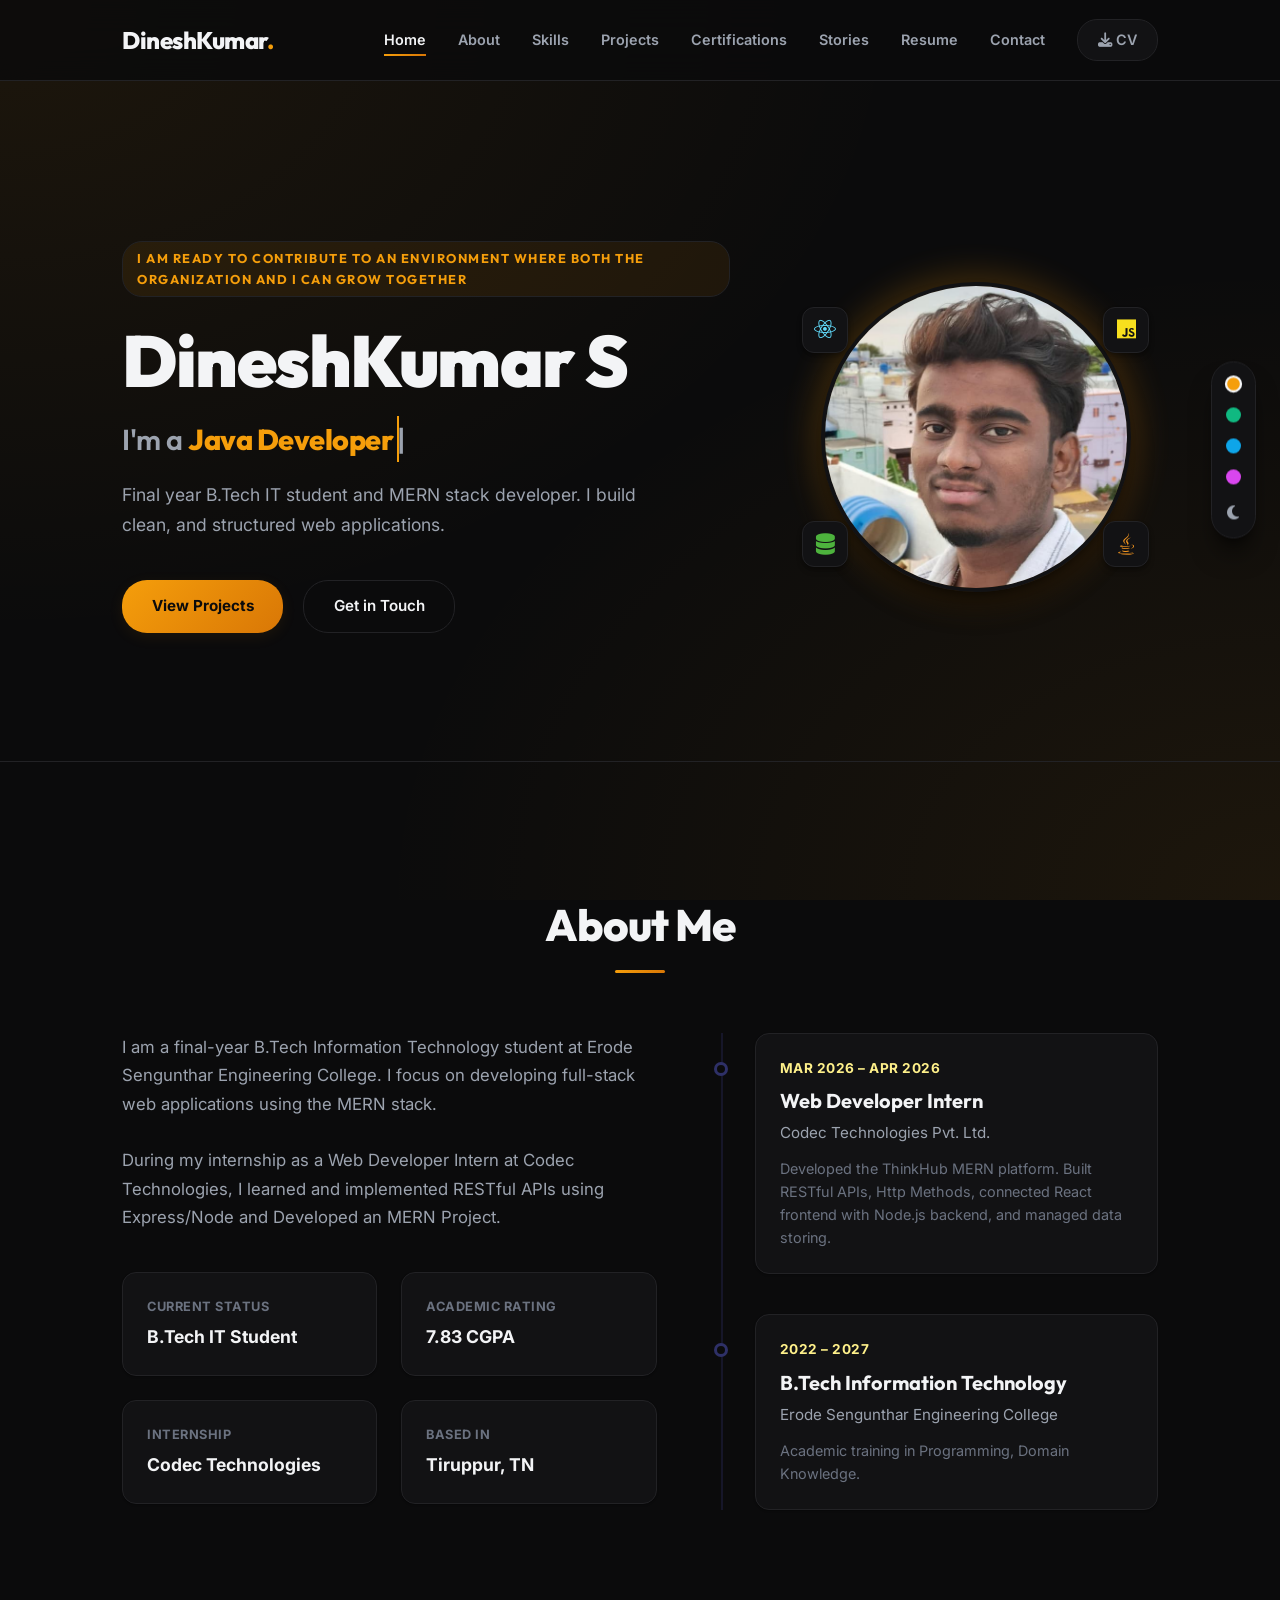
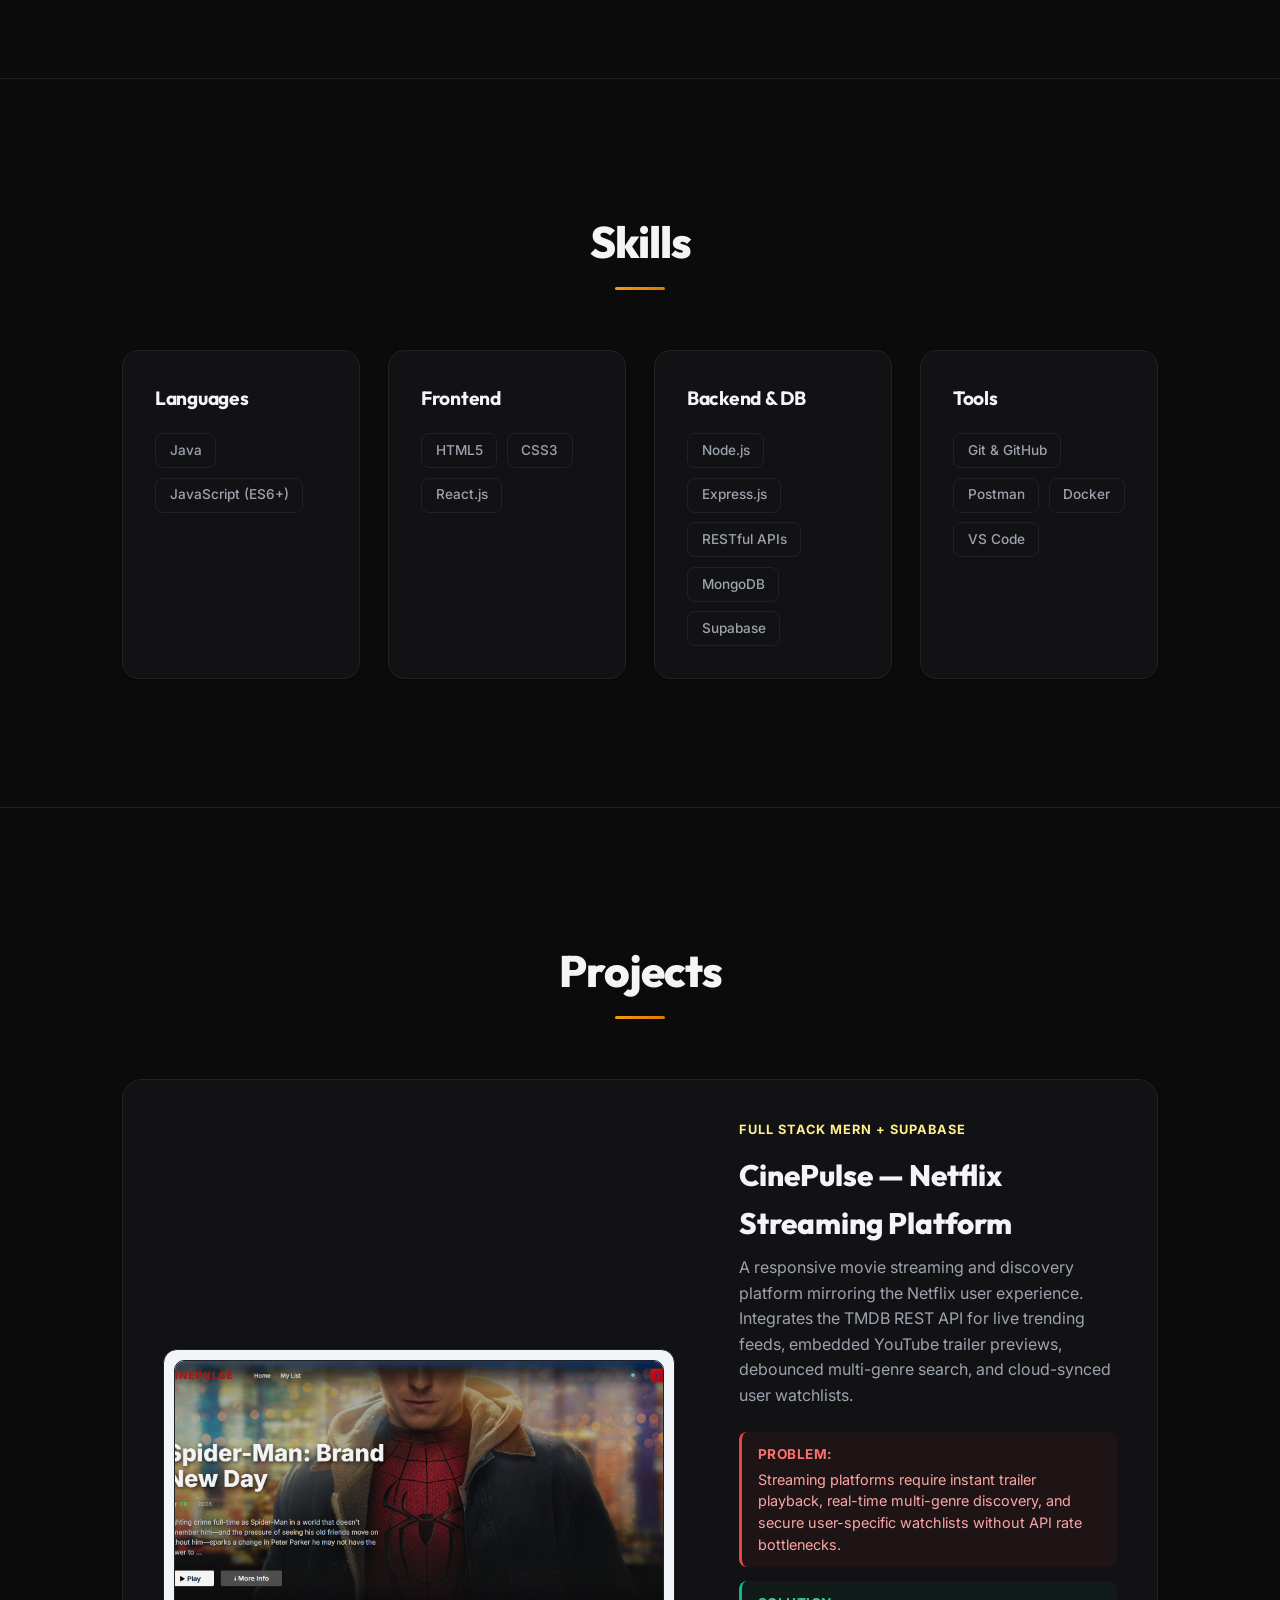
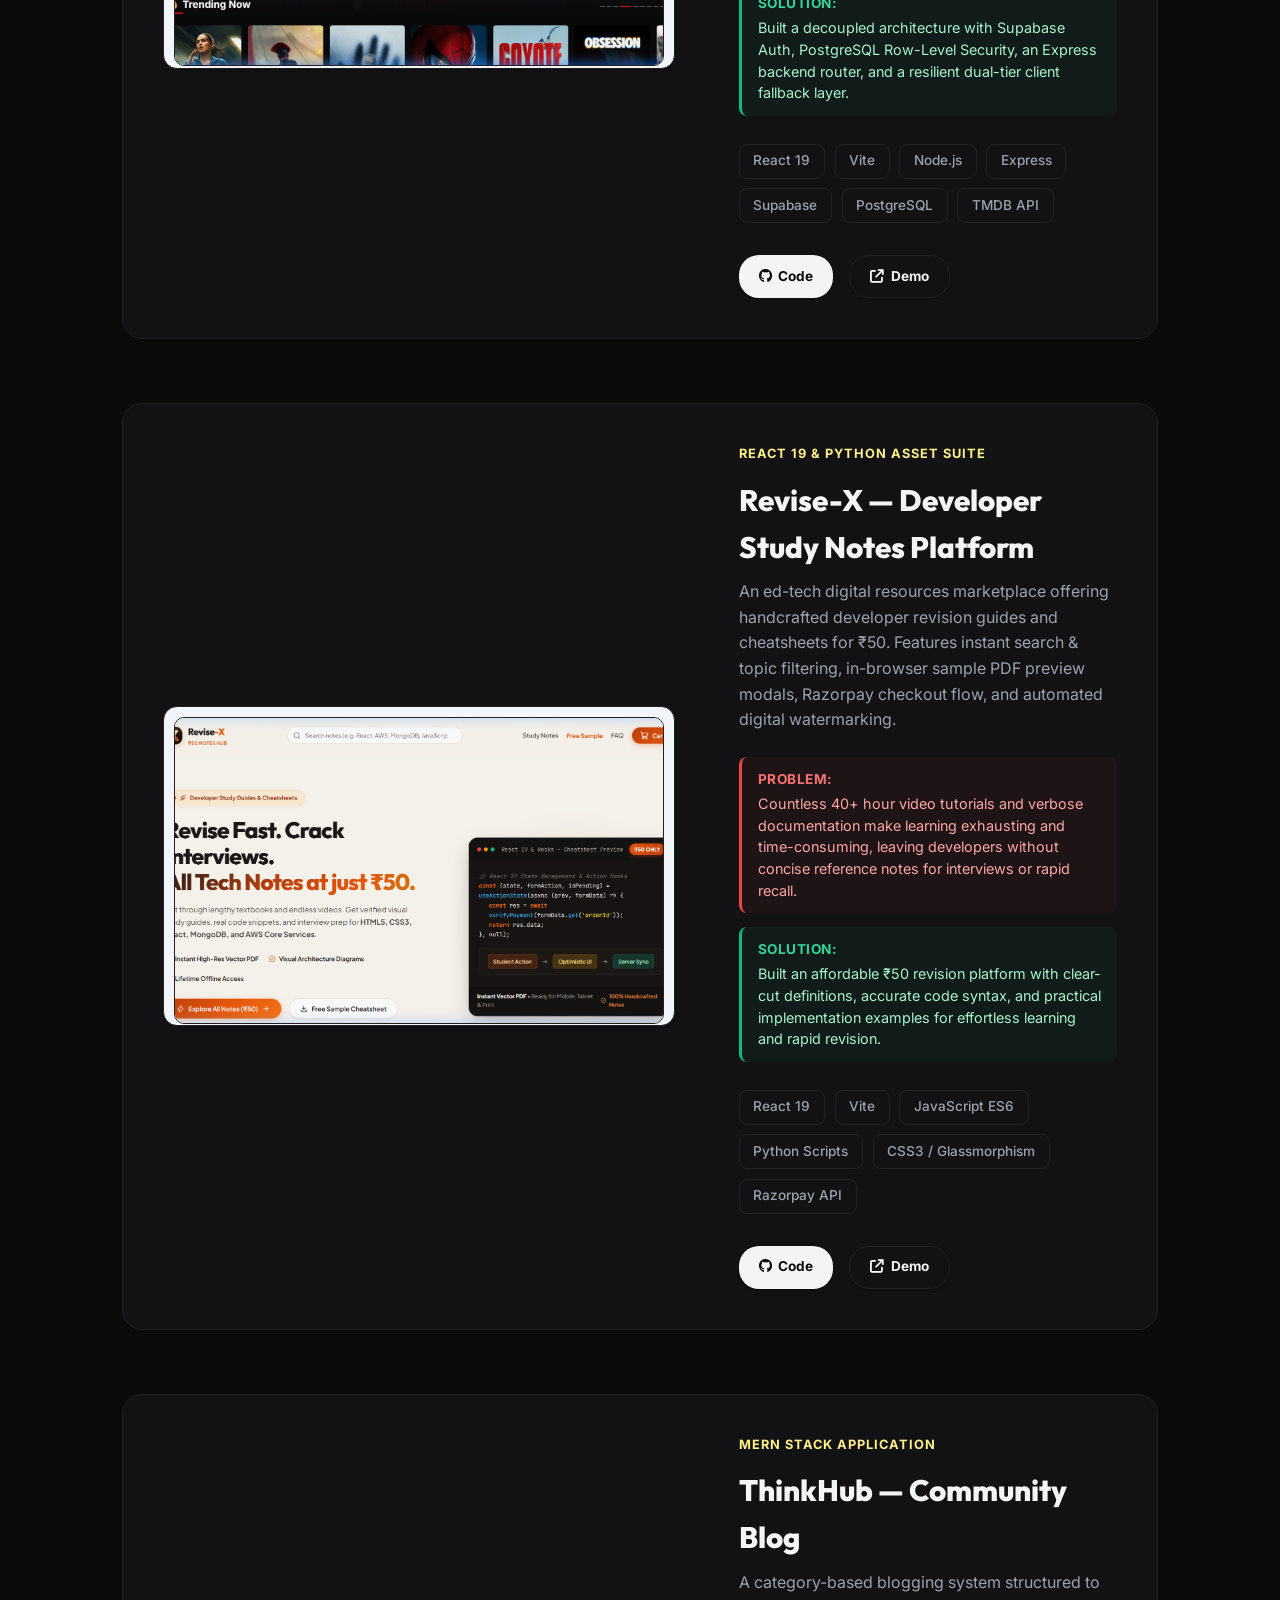
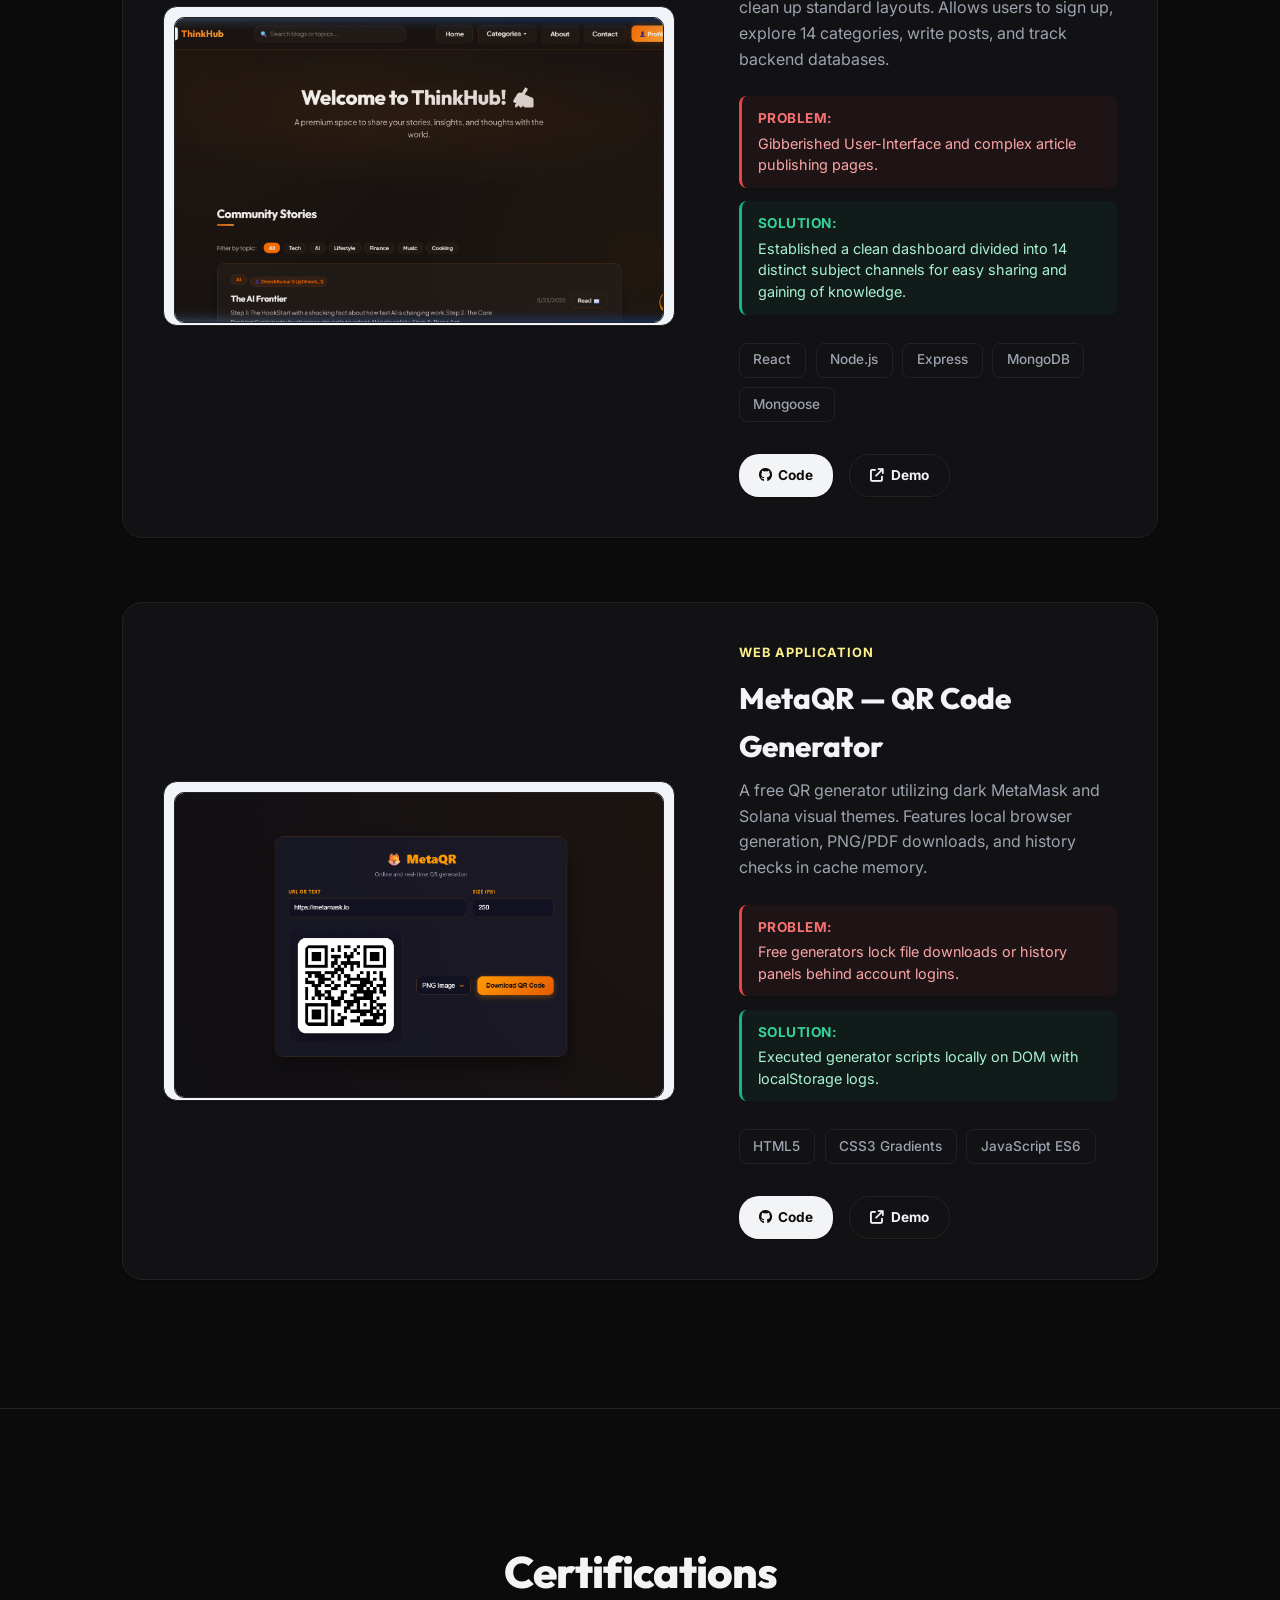
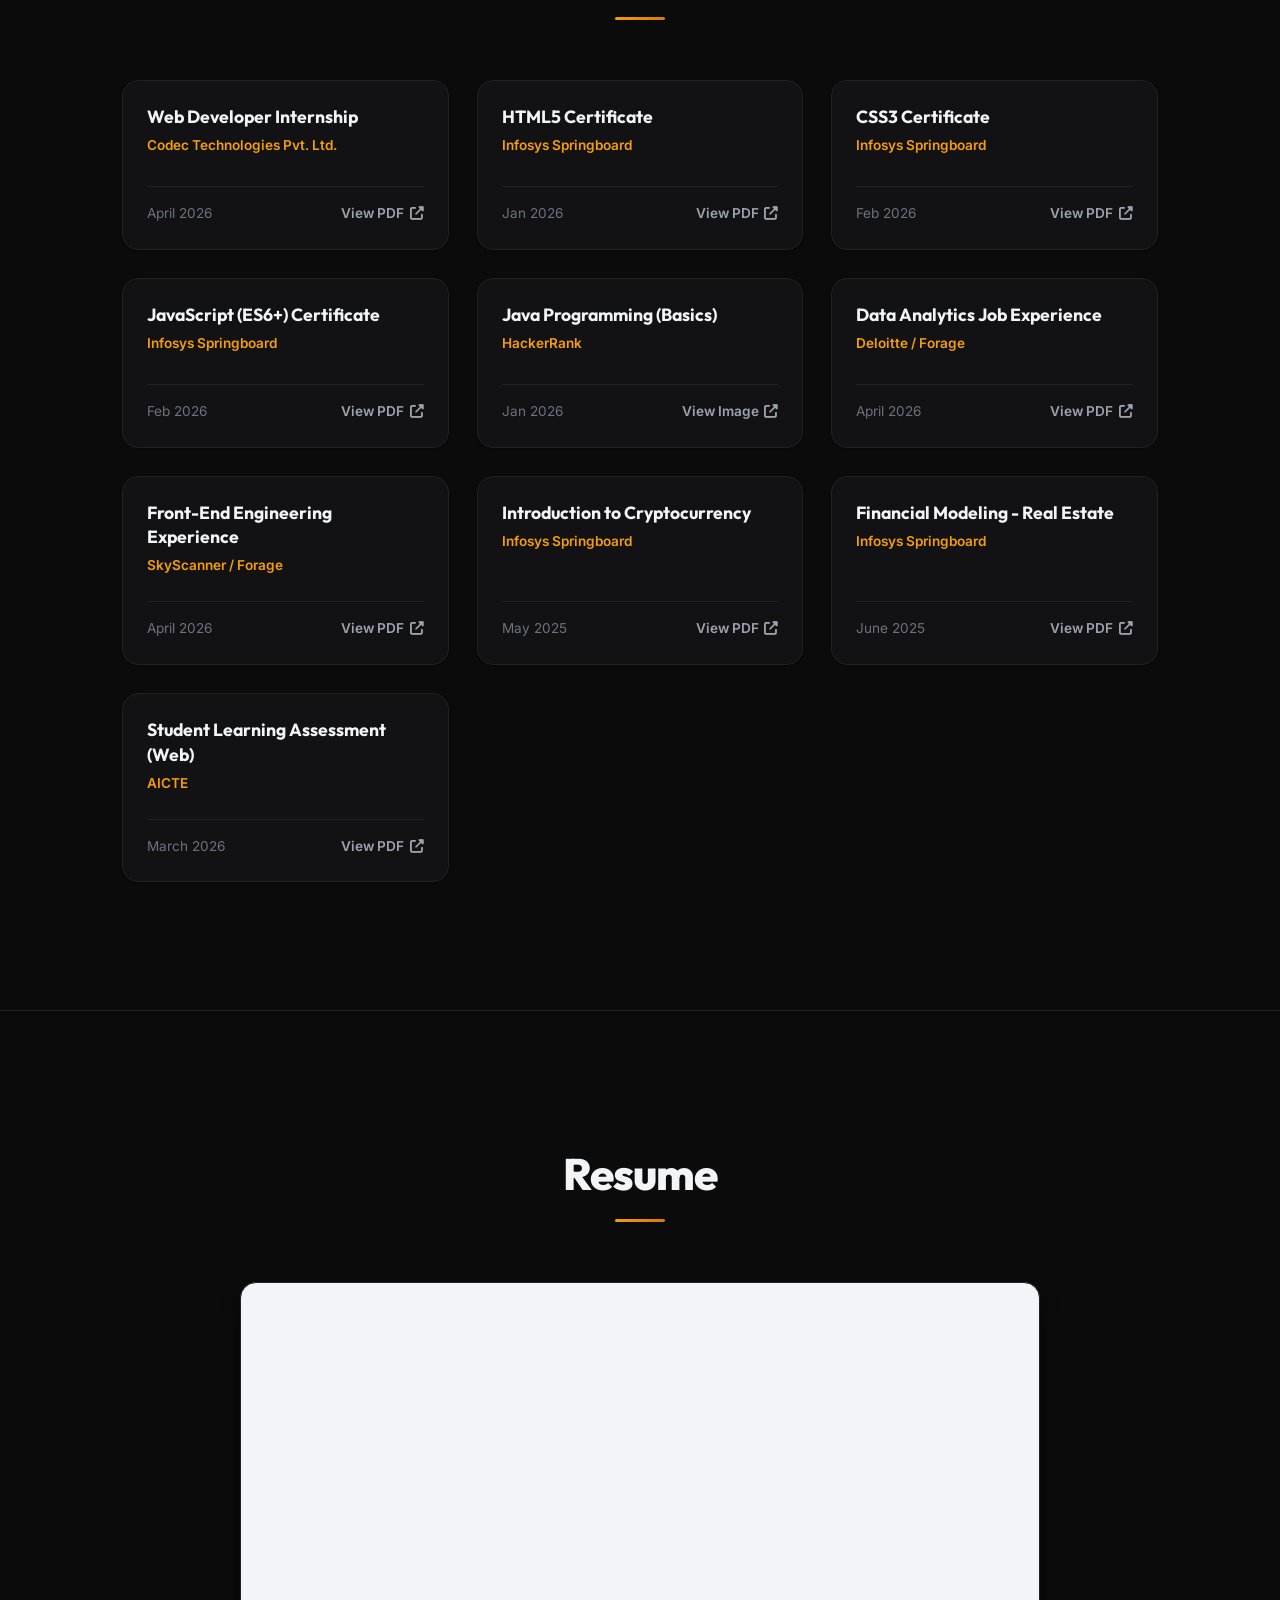
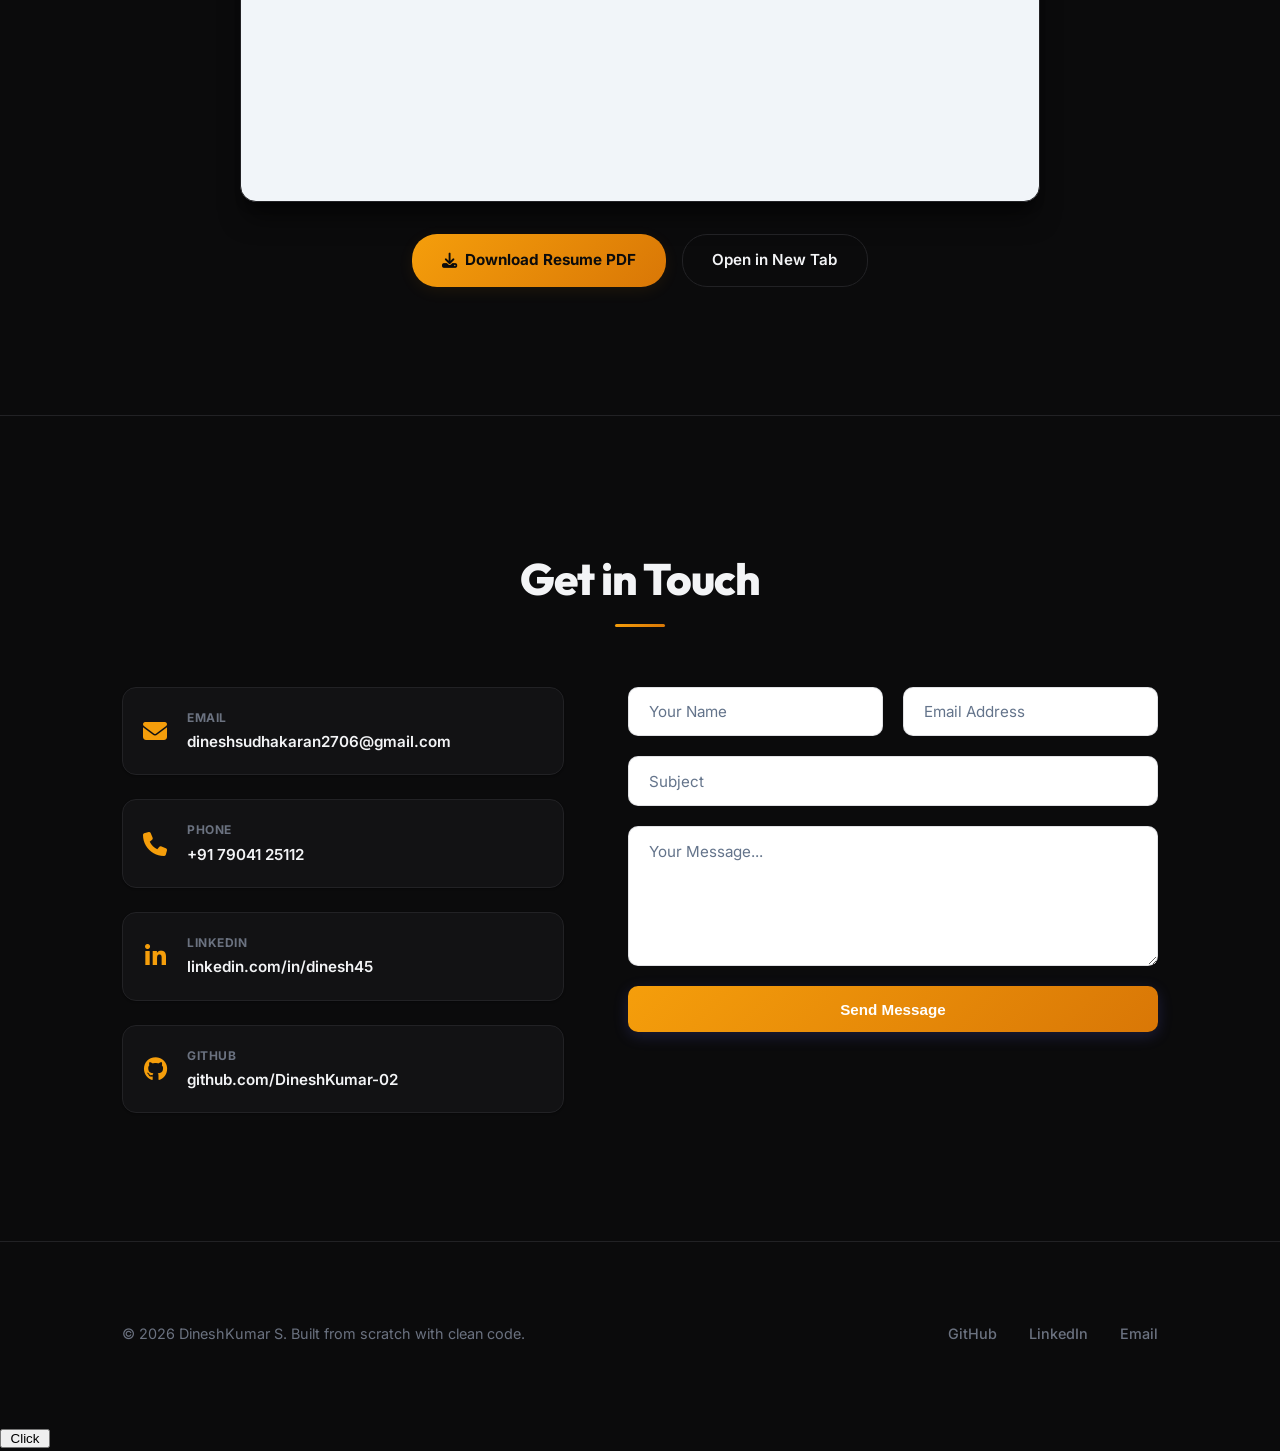
<file: index.html>
<!DOCTYPE html>
<html lang="en">

<head>
  <meta charset="UTF-8">
  <meta name="viewport" content="width=device-width, initial-scale=1.0">

  <title>DineshKumar S | Full Stack Developer</title>
  <meta name="description"
    content="Portfolio of DineshKumar S, a Full Stack Web Developer (MERN) specializing in clean, scalable backend interfaces and responsive frontend apps.">
  <meta name="keywords"
    content="DineshKumar S, Full Stack Developer, MERN Stack, React, Node.js, Express, MongoDB, Java Developer">
  <meta name="author" content="DineshKumar S">

  <link rel="icon" type="image/png" href="./assets/images/Dinesh-Passport Size Photo.jpeg">
  <link rel="stylesheet" href="./style.css">
  <link rel="stylesheet" href="https://cdnjs.cloudflare.com/ajax/libs/font-awesome/6.4.0/css/all.min.css">

</head>

<body> 
  

  <!-- Sticky Header Navigation -->
  <header>
    <div class="container nav-container">
      <a href="#home" class="logo">DineshKumar<span>.</span></a>

      <div class="hamburger" id="hamburger">
        <span></span>
        <span></span>
        <span></span>
      </div>

      <nav class="nav-links" id="nav-links">
        <a href="#home" class="nav-link active">Home</a>
        <a href="./pages/about.html" class="nav-link">About</a>
        <a href="#skills" class="nav-link">Skills</a>
        <a href="./pages/projects.html" class="nav-link">Projects</a>
        <a href="./pages/certifications.html" class="nav-link">Certifications</a>
        <a href="./pages/stories.html" class="nav-link">Stories</a>
        <a href="#resume" class="nav-link">Resume</a>
        <a href="./pages/contact.html" class="nav-link">Contact</a>
        <a href="./assets/resume/DineshKumar_S_Resume.pdf" class="nav-link btn-cv" download><i
            class="fa-solid fa-download"></i> CV</a>
      </nav>
    </div>
  </header>

  <!-- Hero Section -->
  <section id="home" class="hero" style="border: none;">
    <div class="container hero-grid">
      <div class="hero-info">
        <span class="hero-tag">I am ready to contribute to an environment 
          where both the organization and I can grow together</span>
        <h1 class="hero-h1">DineshKumar S</h1>
        <div class="hero-typewriter">
          I'm a <span id="typing-text"></span><span class="cursor">|</span>
        </div>
        <p class="hero-p">
          Final year B.Tech IT student and MERN stack developer. I build clean, and structured web applications.
        </p>
        <div class="hero-actions">
          <a href="#projects" class="btn-primary">View Projects</a>
          <a href="#contact" class="btn-secondary">Get in Touch</a>
        </div>
      </div>

      <div class="hero-img-wrap">
        <div class="hero-img-container">
          <img src="./assets/images/image.png" alt="DineshKumar S" class="hero-img">
          
          <!-- Floating Technology Badges -->
          <div class="floating-badge badge-1" title="React.js">
            <i class="fa-brands fa-react" style="color: #61dbfb;"></i>
          </div>
          <div class="floating-badge badge-2" title="JavaScript">
            <i class="fa-brands fa-js" style="color: #f7df1e;"></i>
          </div>
          <div class="floating-badge badge-3" title="MongoDB">
            <i class="fa-solid fa-database" style="color: #4db33d;"></i>
          </div>
          <div class="floating-badge badge-4" title="Java SE">
            <i class="fa-brands fa-java" style="color: #f89820;"></i>
          </div>
        </div>
      </div>
    </div>
  </section>

  <!-- About Section -->
  <section id="about">
    <div class="container">
      <h2 class="section-title">About Me</h2>

      <div class="about-grid">
        <div>
          <p class="about-p">
            I am a final-year B.Tech Information Technology student at Erode Sengunthar Engineering College. I focus on
            developing full-stack web applications using the MERN stack.
          </p>
          <p class="about-p">
            During my internship as a Web Developer Intern at Codec Technologies, I learned and implemented RESTful APIs
            using
            Express/Node and Developed an <bold>MERN</bold> Project.
          </p>

          <div class="about-facts">
            <div class="fact-card">
              <h4>Current Status</h4>
              <p>B.Tech IT Student</p>
            </div>
            <div class="fact-card">
              <h4>Academic Rating</h4>
              <p>7.83 CGPA</p>
            </div>
            <div class="fact-card">
              <h4>Internship</h4>
              <p>Codec Technologies</p>
            </div>
            <div class="fact-card">
              <h4>Based In</h4>
              <p>Tiruppur, TN</p>
            </div>
          </div>
        </div>

        <div>
          <div class="timeline">

            <div class="timeline-item">
              <div class="timeline-dot"></div>
              <div class="timeline-date">Mar 2026 – Apr 2026</div>
              <h3 class="timeline-title">Web Developer Intern</h3>
              <p class="timeline-subtitle">Codec Technologies Pvt. Ltd.</p>
              <p class="timeline-desc">
                Developed the ThinkHub MERN platform. Built RESTful APIs, Http Methods, connected React frontend
                with Node.js backend, and managed data storing.
              </p>
            </div>

            <div class="timeline-item">
              <div class="timeline-dot"></div>
              <div class="timeline-date">2022 – 2027</div>
              <h3 class="timeline-title">B.Tech Information Technology</h3>
              <p class="timeline-subtitle">Erode Sengunthar Engineering College</p>
              <p class="timeline-desc">
                Academic training in Programming, Domain Knowledge.
              </p>
            </div>

          </div>
        </div>
      </div>
    </div>
  </section>

  <!-- Skills Section -->
  <section id="skills">
    <div class="container">
      <h2 class="section-title">Skills</h2>

      <div class="skills-grid">

        <div class="skills-card">
          <h3>Languages</h3>
          <div class="skills-list">
            <span class="skill-tag">Java</span>
            <span class="skill-tag">JavaScript (ES6+)</span>
          </div>
        </div>

        <div class="skills-card">
          <h3>Frontend</h3>
          <div class="skills-list">
            <span class="skill-tag">HTML5</span>
            <span class="skill-tag">CSS3</span>
            <span class="skill-tag">React.js</span>
          </div>
        </div>

        <div class="skills-card">
          <h3>Backend & DB</h3>
          <div class="skills-list">
            <span class="skill-tag">Node.js</span>
            <span class="skill-tag">Express.js</span>
            <span class="skill-tag">RESTful APIs</span>
            <span class="skill-tag">MongoDB</span>
            <span class="skill-tag">Supabase</span>
          </div>
        </div>

        <div class="skills-card">
          <h3>Tools</h3>
          <div class="skills-list">
            <span class="skill-tag">Git & GitHub</span>
            <span class="skill-tag">Postman</span>
            <span class="skill-tag">Docker</span>
            <span class="skill-tag">VS Code</span>
          </div>
        </div>

      </div>
    </div>
  </section>

  <!-- Projects Section -->
  <section id="projects">
    <div class="container">
      <h2 class="section-title">Projects</h2>

      <div class="project-list">

        <!-- CinePulse Project -->
        <div class="project-item">
          <div class="project-media">
            <div class="project-img-grid">
              <img src="./assets/project-images/cinepulse/home_page.png" alt="CinePulse Netflix Streaming Platform" class="span-2">
              <img src="./assets/project-images/cinepulse/login_page.png" alt="CinePulse Authentication Portal">
              <img src="./assets/project-images/cinepulse/signup_page.png" alt="CinePulse User Registration">
            </div>
          </div>

          <div class="project-info">
            <div class="project-meta">Full Stack MERN + Supabase</div>
            <h3>CinePulse — Netflix Streaming Platform</h3>
            <p class="project-desc">
              A responsive movie streaming and discovery platform mirroring the Netflix user experience. Integrates the TMDB REST API for live trending feeds, embedded YouTube trailer previews, debounced multi-genre search, and cloud-synced user watchlists.
            </p>

            <div class="project-ps">
              <div class="ps-box prob">
                <strong>Problem:</strong> Streaming platforms require instant trailer playback, real-time multi-genre discovery, and secure user-specific watchlists without API rate bottlenecks.
              </div>
              <div class="ps-box sol">
                <strong>Solution:</strong> Built a decoupled architecture with Supabase Auth, PostgreSQL Row-Level Security, an Express backend router, and a resilient dual-tier client fallback layer.
              </div>
            </div>

            <div class="project-tags">
              <span class="skill-tag">React 19</span>
              <span class="skill-tag">Vite</span>
              <span class="skill-tag">Node.js</span>
              <span class="skill-tag">Express</span>
              <span class="skill-tag">Supabase</span>
              <span class="skill-tag">PostgreSQL</span>
              <span class="skill-tag">TMDB API</span>
            </div>

            <div class="project-links">
              <a href="https://github.com/DineshKumar-02/netflix-clone" class="btn-sm-primary" target="_blank"><i
                  class="fa-brands fa-github"></i> Code</a>
              <a href="https://netflix-clone-frontend-4dsa.onrender.com" class="btn-sm-secondary"
                target="_blank"><i class="fa-solid fa-arrow-up-right-from-square"></i> Demo</a>
            </div>
          </div>
        </div>

        <!-- Revise-X Project -->
        <div class="project-item">
          <div class="project-media">
            <div class="project-img-grid">
              <img src="./assets/project-images/revisex/home_page.png" alt="Revise-X Platform Dashboard" class="span-2">
              <img src="./assets/project-images/revisex/catalog_page.png" alt="Revise-X Developer Notes Catalog">
              <img src="./assets/project-images/revisex/preview_page.png" alt="Revise-X Sample Notes PDF Viewer">
            </div>
          </div>

          <div class="project-info">
            <div class="project-meta">React 19 & Python Asset Suite</div>
            <h3>Revise-X — Developer Study Notes Platform</h3>
            <p class="project-desc">
              An ed-tech digital resources marketplace offering handcrafted developer revision guides and cheatsheets for ₹50. Features instant search & topic filtering, in-browser sample PDF preview modals, Razorpay checkout flow, and automated digital watermarking.
            </p>

            <div class="project-ps">
              <div class="ps-box prob">
                <strong>Problem:</strong> Countless 40+ hour video tutorials and verbose documentation make learning exhausting and time-consuming, leaving developers without concise reference notes for interviews or rapid recall.
              </div>
              <div class="ps-box sol">
                <strong>Solution:</strong> Built an affordable ₹50 revision platform with clear-cut definitions, accurate code syntax, and practical implementation examples for effortless learning and rapid revision.
              </div>
            </div>

            <div class="project-tags">
              <span class="skill-tag">React 19</span>
              <span class="skill-tag">Vite</span>
              <span class="skill-tag">JavaScript ES6</span>
              <span class="skill-tag">Python Scripts</span>
              <span class="skill-tag">CSS3 / Glassmorphism</span>
              <span class="skill-tag">Razorpay API</span>
            </div>

            <div class="project-links">
              <a href="https://github.com/DineshKumar-02/REVISE-X-PROJECT" class="btn-sm-primary" target="_blank"><i
                  class="fa-brands fa-github"></i> Code</a>
              <a href="https://github.com/DineshKumar-02/REVISE-X-PROJECT" class="btn-sm-secondary"
                target="_blank"><i class="fa-solid fa-arrow-up-right-from-square"></i> Demo</a>
            </div>
          </div>
        </div>

        <!-- ThinkHub Project -->
        <div class="project-item">
          <div class="project-media">
            <div class="project-img-grid"> 
              <img src="./Projects/Thinkhub/Project Screenshots/home_page.png" alt="ThinkHub Home Page" class="span-2">
              <img src="./Projects/Thinkhub/Project Screenshots/profile_page.png" alt="ThinkHub Profile page">
              <img src="./Projects/Thinkhub/Project Screenshots/signup_page.png" alt="ThinkHub validation page">
              <img src="./Projects/Thinkhub/Project Screenshots/topic_page.png" alt="ThinkHub topic and categories page">
            </div>
          </div>

          <div class="project-info">
            <div class="project-meta">MERN Stack Application</div>
            <h3>ThinkHub — Community Blog</h3>
            <p class="project-desc">
              A category-based blogging system structured to clean up standard layouts. Allows users to sign up, explore
              14 categories, write posts, and track backend databases.
            </p>

            <div class="project-ps">
              <div class="ps-box prob">
                <strong>Problem:</strong> Gibberished User-Interface and complex article publishing
                pages.
              </div>
              <div class="ps-box sol">
                <strong>Solution:</strong> Established a clean dashboard divided into 14 distinct subject channels for
                easy sharing and gaining of knowledge.
              </div>
            </div>

            <div class="project-tags">
              <span class="skill-tag">React</span>
              <span class="skill-tag">Node.js</span>
              <span class="skill-tag">Express</span>
              <span class="skill-tag">MongoDB</span>
              <span class="skill-tag">Mongoose</span>
            </div>

            <div class="project-links">
              <a href="https://github.com/DineshKumar-02/ThinkHub-Blog-App" class="btn-sm-primary" target="_blank"><i
                  class="fa-brands fa-github"></i> Code</a>
              <a href="https://thinkhub-a-community-blog-web-application.onrender.com" class="btn-sm-secondary"
                target="_blank"><i class="fa-solid fa-arrow-up-right-from-square"></i> Demo</a>
            </div>
          </div>
        </div>

        <!-- MetaQR Project -->
        <div class="project-item">
          <div class="project-media">
            <div class="project-img-grid">
              <img src="./assets/project-images/metaqr/Screenshot 2026-07-16 005541.png" alt="MetaQR dashboard"
                class="span-2">
            </div>
          </div>

          <div class="project-info">
            <div class="project-meta">Web Application</div>
            <h3>MetaQR — QR Code Generator</h3>
            <p class="project-desc">
              A free QR generator utilizing dark MetaMask and Solana visual themes. Features local browser generation,
              PNG/PDF downloads, and history checks in cache memory.
            </p>

            <div class="project-ps">
              <div class="ps-box prob">
                <strong>Problem:</strong> Free generators lock file downloads or history panels behind account logins.
              </div>
              <div class="ps-box sol">
                <strong>Solution:</strong> Executed generator scripts locally on DOM with localStorage logs.
              </div>
            </div>

            <div class="project-tags">
              <span class="skill-tag">HTML5</span>
              <span class="skill-tag">CSS3 Gradients</span>
              <span class="skill-tag">JavaScript ES6</span>
            </div>

            <div class="project-links">
              <a href="https://github.com/DineshKumar-02/MetaQR" class="btn-sm-primary" target="_blank"><i
                  class="fa-brands fa-github"></i> Code</a>
              <a href="https://qrcode-gen-bydk.netlify.app/" class="btn-sm-secondary" target="_blank"><i
                  class="fa-solid fa-arrow-up-right-from-square"></i> Demo</a>
            </div>
          </div>
        </div>

      </div>
    </div>
  </section>

  <!-- Certifications Section -->
  <section id="certifications">
    <div class="container">
      <h2 class="section-title">Certifications</h2>

      <div class="cert-grid">

        <div class="cert-item" data-cert="./assets/certificates/Internship Certificate.pdf">
          <div class="cert-top">
            <h3>Web Developer Internship</h3>
            <p>Codec Technologies Pvt. Ltd.</p>
          </div>
          <div class="cert-bottom">
            <span>April 2026</span>
            <span class="cert-view">View PDF <i class="fa-solid fa-up-right-from-square"></i></span>
          </div>
        </div>

        <div class="cert-item" data-cert="./assets/certificates/Html5.pdf">
          <div class="cert-top">
            <h3>HTML5 Certificate</h3>
            <p>Infosys Springboard</p>
          </div>
          <div class="cert-bottom">
            <span>Jan 2026</span>
            <span class="cert-view">View PDF <i class="fa-solid fa-up-right-from-square"></i></span>
          </div>
        </div>

        <div class="cert-item" data-cert="./assets/certificates/css3.pdf">
          <div class="cert-top">
            <h3>CSS3 Certificate</h3>
            <p>Infosys Springboard</p>
          </div>
          <div class="cert-bottom">
            <span>Feb 2026</span>
            <span class="cert-view">View PDF <i class="fa-solid fa-up-right-from-square"></i></span>
          </div>
        </div>

        <div class="cert-item" data-cert="./assets/certificates/javascript.pdf">
          <div class="cert-top">
            <h3>JavaScript (ES6+) Certificate</h3>
            <p>Infosys Springboard</p>
          </div>
          <div class="cert-bottom">
            <span>Feb 2026</span>
            <span class="cert-view">View PDF <i class="fa-solid fa-up-right-from-square"></i></span>
          </div>
        </div>

        <div class="cert-item" data-cert="./assets/certificates/java_basic certificate_page-0001.jpg">
          <div class="cert-top">
            <h3>Java Programming (Basics)</h3>
            <p>HackerRank</p>
          </div>
          <div class="cert-bottom">
            <span>Jan 2026</span>
            <span class="cert-view">View Image <i class="fa-solid fa-up-right-from-square"></i></span>
          </div>
        </div>

        <div class="cert-item" data-cert="./assets/certificates/Deloitte Data Analytics Completion_certificate.pdf">
          <div class="cert-top">
            <h3>Data Analytics Job Experience</h3>
            <p>Deloitte / Forage</p>
          </div>
          <div class="cert-bottom">
            <span>April 2026</span>
            <span class="cert-view">View PDF <i class="fa-solid fa-up-right-from-square"></i></span>
          </div>
        </div>

        <div class="cert-item"
          data-cert="./assets/certificates/SkyScanner - Front-emnd _completion_certificate (1).pdf">
          <div class="cert-top">
            <h3>Front-End Engineering Experience</h3>
            <p>SkyScanner / Forage</p>
          </div>
          <div class="cert-bottom">
            <span>April 2026</span>
            <span class="cert-view">View PDF <i class="fa-solid fa-up-right-from-square"></i></span>
          </div>
        </div>

        <div class="cert-item" data-cert="./assets/certificates/Introduction to CryptoCurrency.pdf">
          <div class="cert-top">
            <h3>Introduction to Cryptocurrency</h3>
            <p>Infosys Springboard</p>
          </div>
          <div class="cert-bottom">
            <span>May 2025</span>
            <span class="cert-view">View PDF <i class="fa-solid fa-up-right-from-square"></i></span>
          </div>
        </div>

        <div class="cert-item" data-cert="./assets/certificates/real estate course completion certificate.pdf">
          <div class="cert-top">
            <h3>Financial Modeling - Real Estate</h3>
            <p>Infosys Springboard</p>
          </div>
          <div class="cert-bottom">
            <span>June 2025</span>
            <span class="cert-view">View PDF <i class="fa-solid fa-up-right-from-square"></i></span>
          </div>
        </div>

        <div class="cert-item" data-cert="./assets/certificates/Web-Developement(parakh).pdf">
          <div class="cert-top">
            <h3>Student Learning Assessment (Web)</h3>
            <p>AICTE</p>
          </div>
          <div class="cert-bottom">
            <span>March 2026</span>
            <span class="cert-view">View PDF <i class="fa-solid fa-up-right-from-square"></i></span>
          </div>
        </div>

      </div>
    </div>
  </section>

  <!-- Resume Section -->
  <section id="resume">
    <div class="container">
      <h2 class="section-title">Resume</h2>

      <div class="resume-box">
        <div class="resume-frame-wrap">
          <iframe src="./assets/resume/DineshKumar_S_Resume.pdf" class="resume-frame"
            title="DineshKumar S Resume Document"></iframe>
        </div>
        <div class="project-links">
          <a href="./assets/resume/DineshKumar_S_Resume.pdf" class="btn-primary" download><i
              class="fa-solid fa-download"></i> Download Resume PDF</a>
          <a href="./assets/resume/DineshKumar_S_Resume.pdf" target="_blank" class="btn-secondary">Open in New Tab</a>
        </div>
      </div> 
    </div>
  </section>

  <!-- Contact Section -->
  <section id="contact">
    <div class="container">
      <h2 class="section-title">Get in Touch</h2>

      <div class="contact-grid">
        <div class="contact-channels">

          <a href="mailto:dineshsudhakaran2706@gmail.com" class="contact-card-link">
            <i class="fa-solid fa-envelope"></i>
            <div>
              <h4>Email</h4>
              <p>dineshsudhakaran2706@gmail.com</p>
            </div>
          </a>

          <a href="tel:+917904125112" class="contact-card-link">
            <i class="fa-solid fa-phone"></i>
            <div>
              <h4>Phone</h4>
              <p>+91 79041 25112</p>
            </div>
          </a>

          <a href="https://linkedin.com/in/dinesh45" target="_blank" class="contact-card-link">
            <i class="fa-brands fa-linkedin-in"></i>
            <div>
              <h4>LinkedIn</h4>
              <p>linkedin.com/in/dinesh45</p>
            </div>
          </a>

          <a href="https://github.com/DineshKumar-02" target="_blank" class="contact-card-link">
            <i class="fa-brands fa-github"></i>
            <div>
              <h4>GitHub</h4>
              <p>github.com/DineshKumar-02</p>
            </div>
          </a>

        </div>

        <form class="contact-form" id="contact-form" action="https://formspree.io/f/placeholder" method="POST">
          <div class="form-row">
            <input type="text" name="name" class="form-input" placeholder="Your Name" required>
            <input type="email" name="email" class="form-input" placeholder="Email Address" required>
          </div> 
          <input type="text" name="subject" class="form-input" placeholder="Subject" required>
          <textarea name="message" class="form-textarea" placeholder="Your Message..." required></textarea>
          <button type="submit" class="btn-submit">Send Message</button>
        </form>
      </div>
    </div>
  </section>

  <!-- Footer -->
  <footer>
    <div class="container footer-wrap">
      <div class="footer-copy">
        &copy; 2026 DineshKumar S. Built from scratch with clean code.
      </div>
      <div class="footer-socials">
        <a href="https://github.com/DineshKumar-02" target="_blank">GitHub</a>
        <a href="https://linkedin.com/in/dinesh45" target="_blank">LinkedIn</a>
        <a href="mailto:dineshsudhakaran2706@gmail.com">Email</a>
      </div>
    </div>
  </footer>

  <!-- Lightbox Modal preview window -->
  <div class="modal" id="cert-modal">
    <div class="modal-content">
      <div class="modal-close" id="modal-close"><i class="fa-solid fa-xmark"></i></div>
      <iframe src="" class="modal-iframe" id="modal-iframe"></iframe>
    </div>
  </div>

  <script src="./script.js"></script>

  <button onclick="col()" class="but" style="border-style:solid11; width: 50px;">Click</button>

  <script>
    function col() {

    if (document.body.style.backgroundColor === "black") {
        document.body.style.backgroundColor = "white";
    } 
    else {
        document.body.style.backgroundColor = "black";
        document.getElementsByClassName("hero-h1")[0].style.color = "black";
       }
}

  </script>
</body>

</html>
</file>
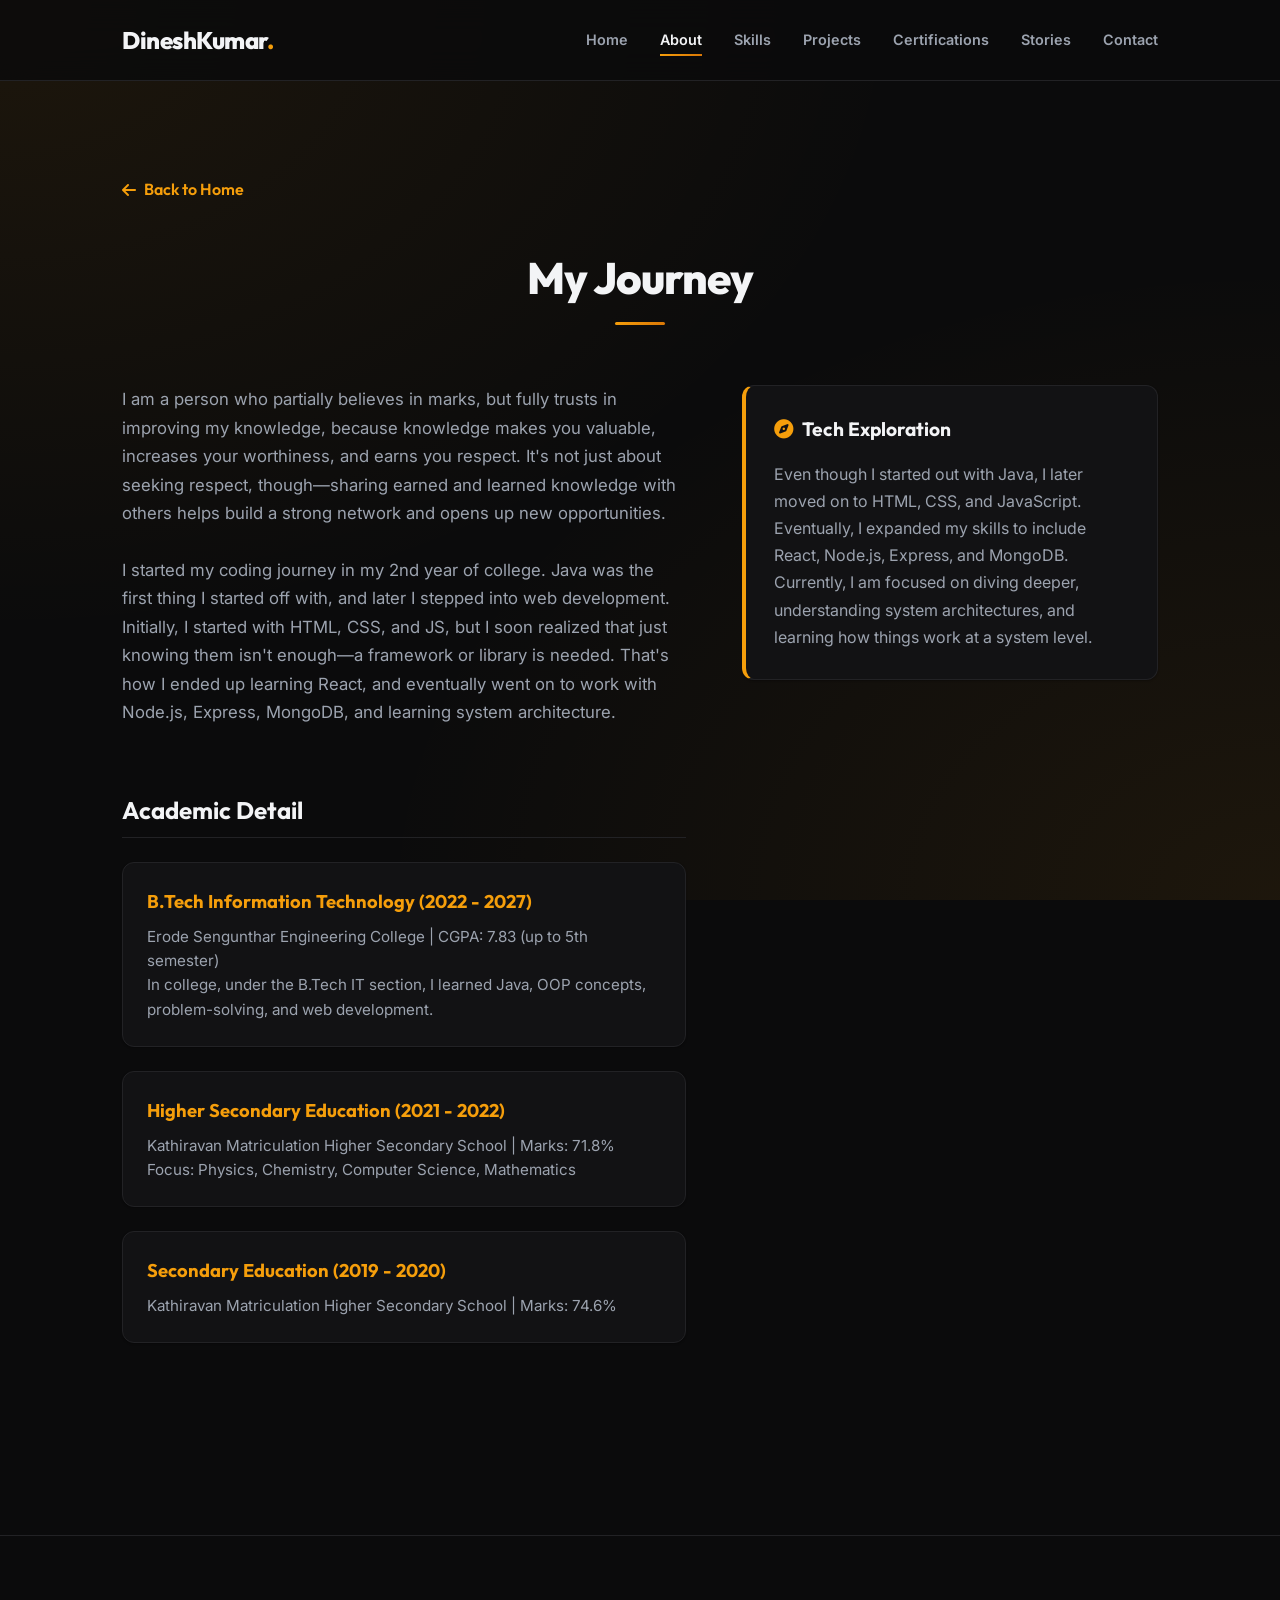
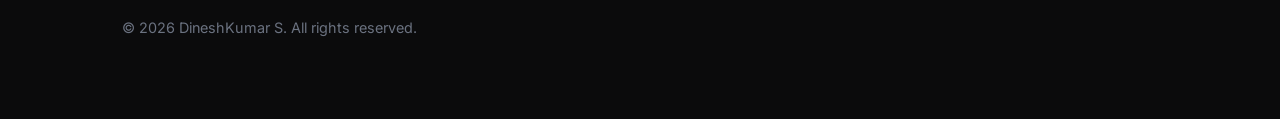
<file: pages/about.html>
<!DOCTYPE html>
<html lang="en">

<head>
  <meta charset="UTF-8">
  <meta name="viewport" content="width=device-width, initial-scale=1.0">
  <title>About | DineshKumar S</title>
  <link rel="stylesheet" href="../style.css">
  <link rel="stylesheet" href="https://cdnjs.cloudflare.com/ajax/libs/font-awesome/6.4.0/css/all.min.css">
  <style>
    section {
      padding-top: 6rem;
    }

    /* Layout & Section Styling */
    .about-section {
      margin-bottom: 4rem;
    }

    /* Grid for side-by-side layout */
    .sections-grid {
      display: grid;
      grid-template-columns: 1.15fr 0.85fr;
      gap: 3.5rem;
      align-items: start;
    }

    /* Education Cards */
    .about-section-title {
      font-family: var(--font-display);
      font-size: 1.5rem;
      margin: 0 0 1.5rem 0;
      color: var(--text);
      border-bottom: 1px solid var(--border);
      padding-bottom: 0.5rem;
      font-weight: 700;
    }

    .education-list {
      display: flex;
      flex-direction: column;
      gap: 1.5rem;
    }

    .education-card {
      background: var(--surface);
      border: 1px solid var(--border);
      border-radius: 12px;
      padding: 1.5rem;
      box-shadow: var(--shadow-sm);
      transition: all 0.3s cubic-bezier(0.4, 0, 0.2, 1);
    }

    .education-card:hover {
      border-color: var(--accent);
      transform: translateY(-3px);
      box-shadow: 0 5px 15px var(--accent-glow);
      background: var(--surface-hover);
    }

    .education-title {
      color: var(--accent);
      font-size: 1.15rem;
      margin: 0 0 0.5rem 0;
      font-family: var(--font-display);
      font-weight: 700;
      transition: color 0.25s ease;
    }

    .education-meta {
      font-weight: normal;
      color: var(--text-muted);
      font-size: 0.95rem;
      line-height: 1.6;
      margin: 0;
    }

    /* Info Cards (Coding Principles & Tech Exploration) */
    .info-card {
      background: var(--surface);
      border: 1px solid var(--border);
      border-left: 4px solid var(--accent);
      border-radius: 12px;
      padding: 1.75rem;
      margin-bottom: 1.5rem;
      box-shadow: var(--shadow-sm);
      transition: all 0.3s cubic-bezier(0.4, 0, 0.2, 1);
    }

    .info-card:hover {
      transform: translateY(-2px);
      box-shadow: 0 5px 15px var(--accent-glow);
      background: var(--surface-hover);
    }

    .info-card h4 {
      color: var(--text);
      font-size: 1.2rem;
      margin: 0 0 1rem 0;
      display: flex;
      align-items: center;
      gap: 0.6rem;
      font-family: var(--font-display);
      font-weight: 700;
    }

    .info-card h4 i {
      color: var(--accent);
      transition: color 0.25s ease;
    }

    .info-card ul {
      padding-left: 1.25rem;
      color: var(--text-muted);
      font-size: 0.95rem;
      display: flex;
      flex-direction: column;
      gap: 0.6rem;
      margin: 0;
    }

    .info-card p {
      color: var(--text-muted);
      font-size: 1rem;
      line-height: 1.7;
      margin: 0;
    }

    @media (max-width: 768px) {
      .sections-grid {
        grid-template-columns: 1fr;
        gap: 2rem;
      }

      .about-section {
        margin-bottom: 2.5rem;
      }
    }
  </style>
</head>

<body>
  

  <!-- Sticky Header Navigation -->
  <header>
    <div class="container nav-container">
      <a href="../index.html" class="logo">DineshKumar<span>.</span></a>
      
      <div class="hamburger" id="hamburger">
        <span></span>
        <span></span>
        <span></span>
      </div>

      <nav class="nav-links" id="nav-links">
        <a href="../index.html" class="nav-link">Home</a>
        <a href="about.html" class="nav-link active">About</a>
        <a href="../index.html#skills" class="nav-link">Skills</a>
        <a href="projects.html" class="nav-link">Projects</a>
        <a href="certifications.html" class="nav-link">Certifications</a>
        <a href="stories.html" class="nav-link">Stories</a>
        <a href="contact.html" class="nav-link">Contact</a>
      </nav>
    </div>
  </header>

  <!-- Main Content Section -->
  <section style="border: none;">
    <div class="container">
      <a href="../index.html#about" class="back-btn"><i class="fa-solid fa-arrow-left"></i> Back to Home</a>

      <h1 class="section-title">My Journey</h1>

      <div class="sections-grid">
        <!-- Left Side: Journey & Academic Details -->
        <div>
          <!-- Journey Overview -->
          <div class="about-section">
            <p class="about-p">
              I am a person who partially believes in marks, but fully trusts in improving my knowledge, because knowledge makes you valuable, increases your worthiness, and earns you respect. It's not just about seeking respect, though—sharing earned and learned knowledge with others helps build a strong network and opens up new opportunities.
            </p>
            <p class="about-p">
              I started my coding journey in my 2nd year of college. Java was the first thing I started off with, and later I stepped into web development. Initially, I started with HTML, CSS, and JS, but I soon realized that just knowing them isn't enough—a framework or library is needed. That's how I ended up learning React, and eventually went on to work with Node.js, Express, MongoDB, and learning system architecture.
            </p>
          </div>

          <!-- Academic Details -->
          <div class="about-section">
            <h3 class="about-section-title">Academic Detail</h3>
            <div class="education-list">

              <div class="education-card">
                <h4 class="education-title">B.Tech Information Technology (2022 - 2027)</h4>
                <p class="education-meta">
                  Erode Sengunthar Engineering College | CGPA: 7.83 (up to 5th semester)<br>
                  In college, under the B.Tech IT section, I learned Java, OOP concepts, problem-solving, and web development.
                </p>
              </div>

              <div class="education-card">
                <h4 class="education-title">Higher Secondary Education (2021 - 2022)</h4>
                <p class="education-meta">
                  Kathiravan Matriculation Higher Secondary School | Marks: 71.8%<br>
                  Focus: Physics, Chemistry, Computer Science, Mathematics
                </p>
              </div>

              <div class="education-card">
                <h4 class="education-title">Secondary Education (2019 - 2020)</h4>
                <p class="education-meta">
                  Kathiravan Matriculation Higher Secondary School | Marks: 74.6%
                </p>
              </div>

            </div>
          </div>
        </div>

        <!-- Right Side: Exploration -->
        <div>
          <!-- Tech Exploration -->
          <div class="info-card">
            <h4><i class="fa-solid fa-compass"></i> Tech Exploration</h4>
            <p>
              Even though I started out with Java, I later moved on to HTML, CSS, and JavaScript. Eventually, I expanded my skills to include React, Node.js, Express, and MongoDB. Currently, I am focused on diving deeper, understanding system architectures, and learning how things work at a system level.
            </p>
          </div>
        </div>
      </div>
    </div>
  </section>

  <!-- Footer -->
  <footer>
    <div class="container footer-wrap">
      <div class="footer-copy">&copy; 2026 DineshKumar S. All rights reserved.</div>
    </div>
  </footer>

</body>

</html>
</file>
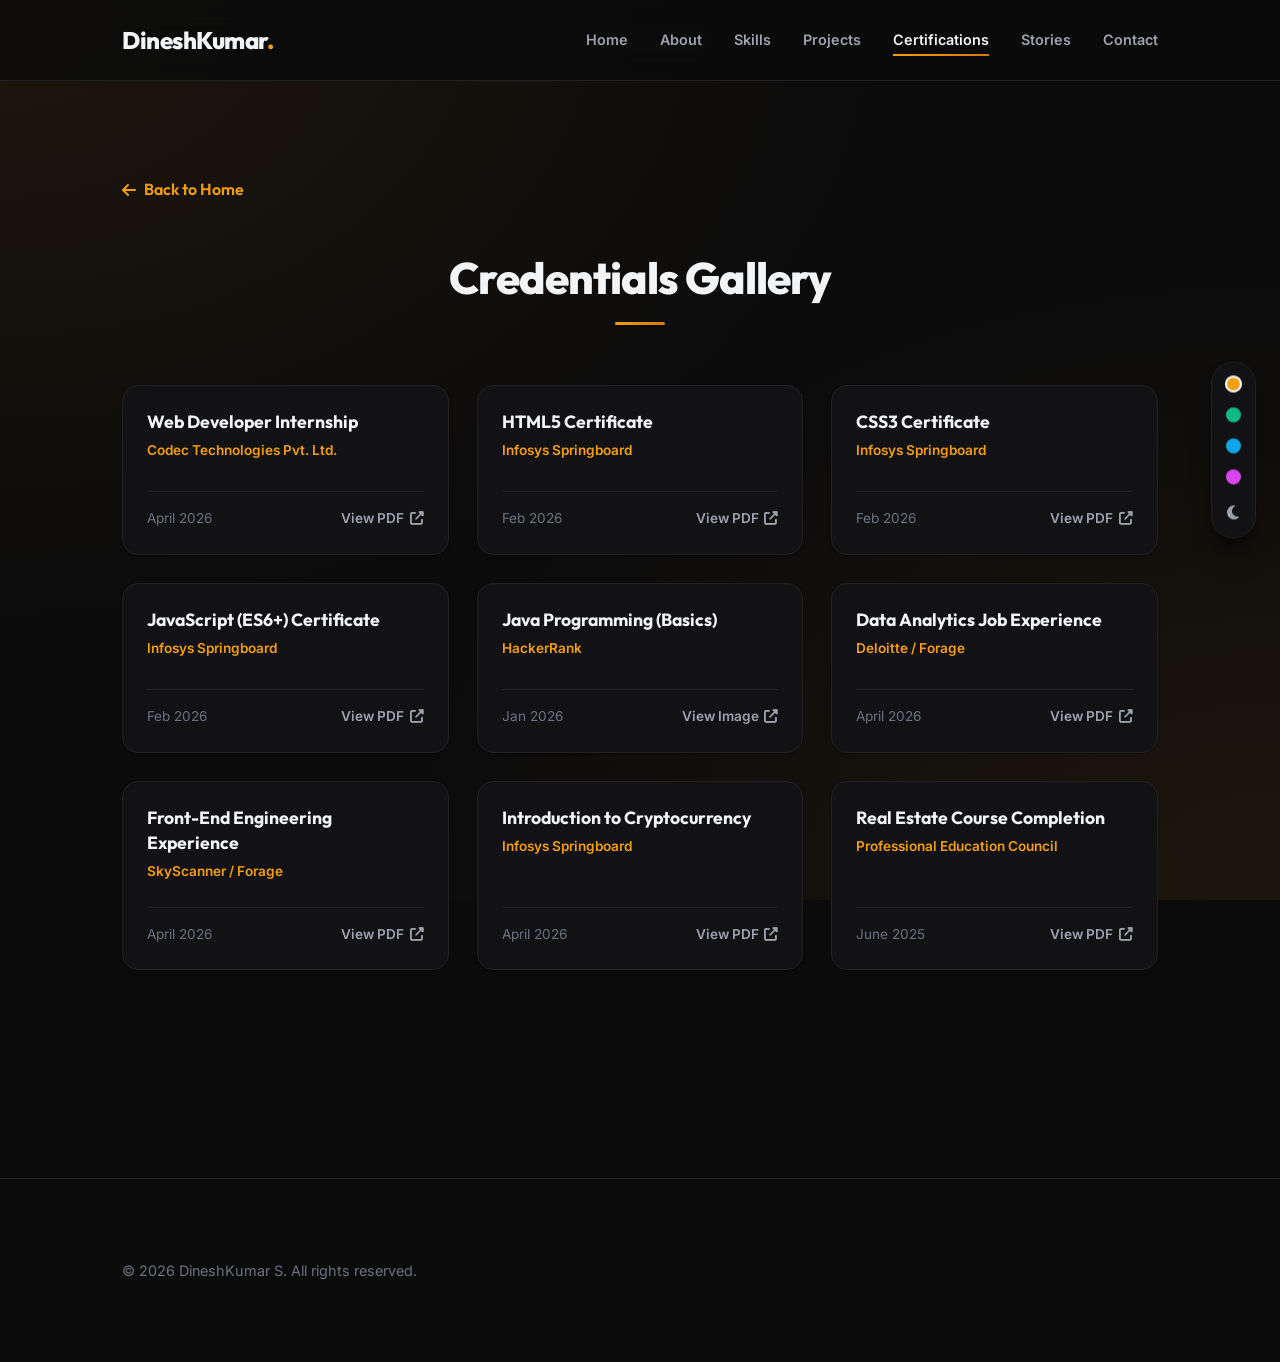
<file: pages/certifications.html>
<!DOCTYPE html>
<html lang="en">

<head>
  <meta charset="UTF-8">
  <meta name="viewport" content="width=device-width, initial-scale=1.0">
  <title>Certifications | DineshKumar S</title>
  <link rel="stylesheet" href="../style.css">
  <link rel="stylesheet" href="https://cdnjs.cloudflare.com/ajax/libs/font-awesome/6.4.0/css/all.min.css">
  <style>
    section {
      padding-top: 6rem;
    }
  </style>
</head>

<body>
  

  <!-- Sticky Header Navigation -->
  <header>
    <div class="container nav-container">
      <a href="../index.html" class="logo">DineshKumar<span>.</span></a>
      
      <div class="hamburger" id="hamburger">
        <span></span>
        <span></span>
        <span></span>
      </div>

      <nav class="nav-links" id="nav-links">
        <a href="../index.html" class="nav-link">Home</a>
        <a href="about.html" class="nav-link">About</a>
        <a href="../index.html#skills" class="nav-link">Skills</a>
        <a href="projects.html" class="nav-link">Projects</a>
        <a href="certifications.html" class="nav-link active">Certifications</a>
        <a href="stories.html" class="nav-link">Stories</a>
        <a href="contact.html" class="nav-link">Contact</a>
      </nav>
    </div>
  </header>

  <!-- Certifications Section -->
  <section style="border: none;">
    <div class="container">
      <a href="../index.html#certifications" class="back-btn"><i class="fa-solid fa-arrow-left"></i> Back to Home</a>

      <h1 class="section-title">Credentials Gallery</h1>

      <div class="cert-grid">

        <div class="cert-item" data-cert="../assets/certificates/Web-Developement(parakh).pdf">
          <div class="cert-top">
            <h3>Web Developer Internship</h3>
            <p>Codec Technologies Pvt. Ltd.</p>
          </div>
          <div class="cert-bottom">
            <span>April 2026</span>
            <span class="cert-view">View PDF <i class="fa-solid fa-up-right-from-square"></i></span>
          </div>
        </div>

        <div class="cert-item" data-cert="../assets/certificates/Html5.pdf">
          <div class="cert-top">
            <h3>HTML5 Certificate</h3>
            <p>Infosys Springboard</p>
          </div>
          <div class="cert-bottom">
            <span>Feb 2026</span>
            <span class="cert-view">View PDF <i class="fa-solid fa-up-right-from-square"></i></span>
          </div>
        </div>

        <div class="cert-item" data-cert="../assets/certificates/css3.pdf">
          <div class="cert-top">
            <h3>CSS3 Certificate</h3>
            <p>Infosys Springboard</p>
          </div>
          <div class="cert-bottom">
            <span>Feb 2026</span>
            <span class="cert-view">View PDF <i class="fa-solid fa-up-right-from-square"></i></span>
          </div>
        </div>

        <div class="cert-item" data-cert="../assets/certificates/javascript.pdf">
          <div class="cert-top">
            <h3>JavaScript (ES6+) Certificate</h3>
            <p>Infosys Springboard</p>
          </div>
          <div class="cert-bottom">
            <span>Feb 2026</span>
            <span class="cert-view">View PDF <i class="fa-solid fa-up-right-from-square"></i></span>
          </div>
        </div>

        <div class="cert-item" data-cert="../assets/certificates/java_basic certificate_page-0001.jpg">
          <div class="cert-top">
            <h3>Java Programming (Basics)</h3>
            <p>HackerRank</p>
          </div>
          <div class="cert-bottom">
            <span>Jan 2026</span>
            <span class="cert-view">View Image <i class="fa-solid fa-up-right-from-square"></i></span>
          </div>
        </div>

        <div class="cert-item" data-cert="../assets/certificates/Deloitte Data Analytics Completion_certificate.pdf">
          <div class="cert-top">
            <h3>Data Analytics Job Experience</h3>
            <p>Deloitte / Forage</p>
          </div>
          <div class="cert-bottom">
            <span>April 2026</span>
            <span class="cert-view">View PDF <i class="fa-solid fa-up-right-from-square"></i></span>
          </div>
        </div>

        <div class="cert-item"
          data-cert="../assets/certificates/SkyScanner - Front-emnd _completion_certificate (1).pdf">
          <div class="cert-top">
            <h3>Front-End Engineering Experience</h3>
            <p>SkyScanner / Forage</p>
          </div>
          <div class="cert-bottom">
            <span>April 2026</span>
            <span class="cert-view">View PDF <i class="fa-solid fa-up-right-from-square"></i></span>
          </div>
        </div>

        <div class="cert-item" data-cert="../assets/certificates/Introduction to CryptoCurrency.pdf">
          <div class="cert-top">
            <h3>Introduction to Cryptocurrency</h3>
            <p>Infosys Springboard</p>
          </div>
          <div class="cert-bottom">
            <span>April 2026</span>
            <span class="cert-view">View PDF <i class="fa-solid fa-up-right-from-square"></i></span>
          </div>
        </div>

        <div class="cert-item" data-cert="../assets/certificates/real estate course completion certificate.pdf">
          <div class="cert-top">
            <h3>Real Estate Course Completion</h3>
            <p>Professional Education Council</p>
          </div>
          <div class="cert-bottom">
            <span>June 2025</span>
            <span class="cert-view">View PDF <i class="fa-solid fa-up-right-from-square"></i></span>
          </div>
        </div>

      </div>
    </div>
  </section>

  <!-- Lightbox Modal Preview Window -->
  <div class="modal" id="cert-modal">
    <div class="modal-content">
      <div class="modal-close" id="modal-close"><i class="fa-solid fa-xmark"></i></div>
      <iframe src="" class="modal-iframe" id="modal-iframe"></iframe>
    </div>
  </div>

  <!-- Footer -->
  <footer style="margin-top: 5rem;">
    <div class="container footer-wrap">
      <div class="footer-copy">&copy; 2026 DineshKumar S. All rights reserved.</div>
    </div>
  </footer>

  <script src="../script.js"></script>
</body>

</html>
</file>
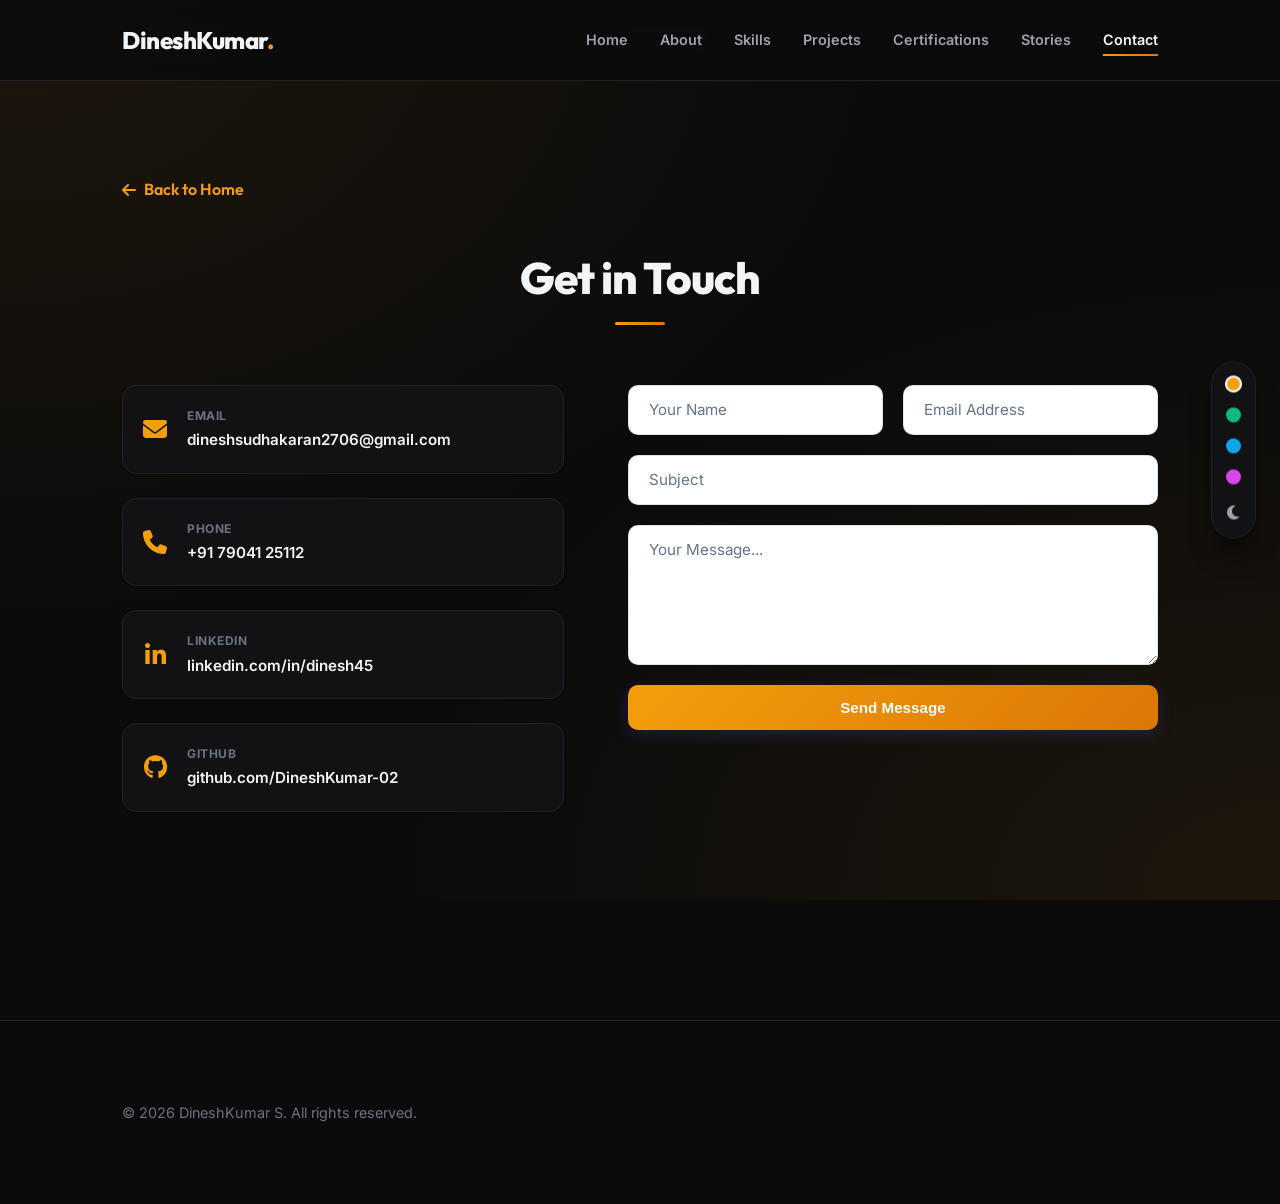
<file: pages/contact.html>
<!DOCTYPE html>
<html lang="en">
<head>
  <meta charset="UTF-8">
  <meta name="viewport" content="width=device-width, initial-scale=1.0">
  <title>Contact | DineshKumar S</title>
  <link rel="stylesheet" href="../style.css">
  <link rel="stylesheet" href="https://cdnjs.cloudflare.com/ajax/libs/font-awesome/6.4.0/css/all.min.css">
  <style>
    section { padding-top: 6rem; }
  </style>
</head>
<body>
  

  <!-- Sticky Header Navigation -->
  <header>
    <div class="container nav-container">
      <a href="../index.html" class="logo">DineshKumar<span>.</span></a>
      
      <div class="hamburger" id="hamburger">
        <span></span>
        <span></span>
        <span></span>
      </div>

      <nav class="nav-links" id="nav-links">
        <a href="../index.html" class="nav-link">Home</a>
        <a href="about.html" class="nav-link">About</a>
        <a href="../index.html#skills" class="nav-link">Skills</a>
        <a href="projects.html" class="nav-link">Projects</a>
        <a href="certifications.html" class="nav-link">Certifications</a>
        <a href="stories.html" class="nav-link">Stories</a>
        <a href="contact.html" class="nav-link active">Contact</a>
      </nav>
    </div>
  </header>

  <!-- Contact Section -->
  <section style="border: none;">
    <div class="container">
      <a href="../index.html#contact" class="back-btn"><i class="fa-solid fa-arrow-left"></i> Back to Home</a>
      
      <h1 class="section-title">Get in Touch</h1>

      <div class="contact-grid">
        <div class="contact-channels">
          
          <a href="mailto:dineshsudhakaran2706@gmail.com" class="contact-card-link">
            <i class="fa-solid fa-envelope"></i>
            <div>
              <h4>Email</h4>
              <p>dineshsudhakaran2706@gmail.com</p>
            </div>
          </a>

          <a href="tel:+917904125112" class="contact-card-link">
            <i class="fa-solid fa-phone"></i>
            <div>
              <h4>Phone</h4>
              <p>+91 79041 25112</p>
            </div>
          </a>

          <a href="https://linkedin.com/in/dinesh45" target="_blank" class="contact-card-link">
            <i class="fa-brands fa-linkedin-in"></i>
            <div>
              <h4>LinkedIn</h4>
              <p>linkedin.com/in/dinesh45</p>
            </div>
          </a>

          <a href="https://github.com/DineshKumar-02" target="_blank" class="contact-card-link">
            <i class="fa-brands fa-github"></i>
            <div>
              <h4>GitHub</h4>
              <p>github.com/DineshKumar-02</p>
            </div>
          </a>

        </div>

        <form class="contact-form" id="contact-form" action="https://formspree.io/f/placeholder" method="POST">
          <div class="form-row">
            <input type="text" name="name" class="form-input" placeholder="Your Name" required>
            <input type="email" name="email" class="form-input" placeholder="Email Address" required>
          </div>
          <input type="text" name="subject" class="form-input" placeholder="Subject" required>
          <textarea name="message" class="form-textarea" placeholder="Your Message..." required></textarea>
          <button type="submit" class="btn-submit">Send Message</button>
        </form>
      </div>
    </div>
  </section>

  <!-- Footer -->
  <footer style="margin-top: 5rem;">
    <div class="container footer-wrap">
      <div class="footer-copy">&copy; 2026 DineshKumar S. All rights reserved.</div>
    </div>
  </footer>

  <script src="../script.js"></script>
</body>
</html>
</file>
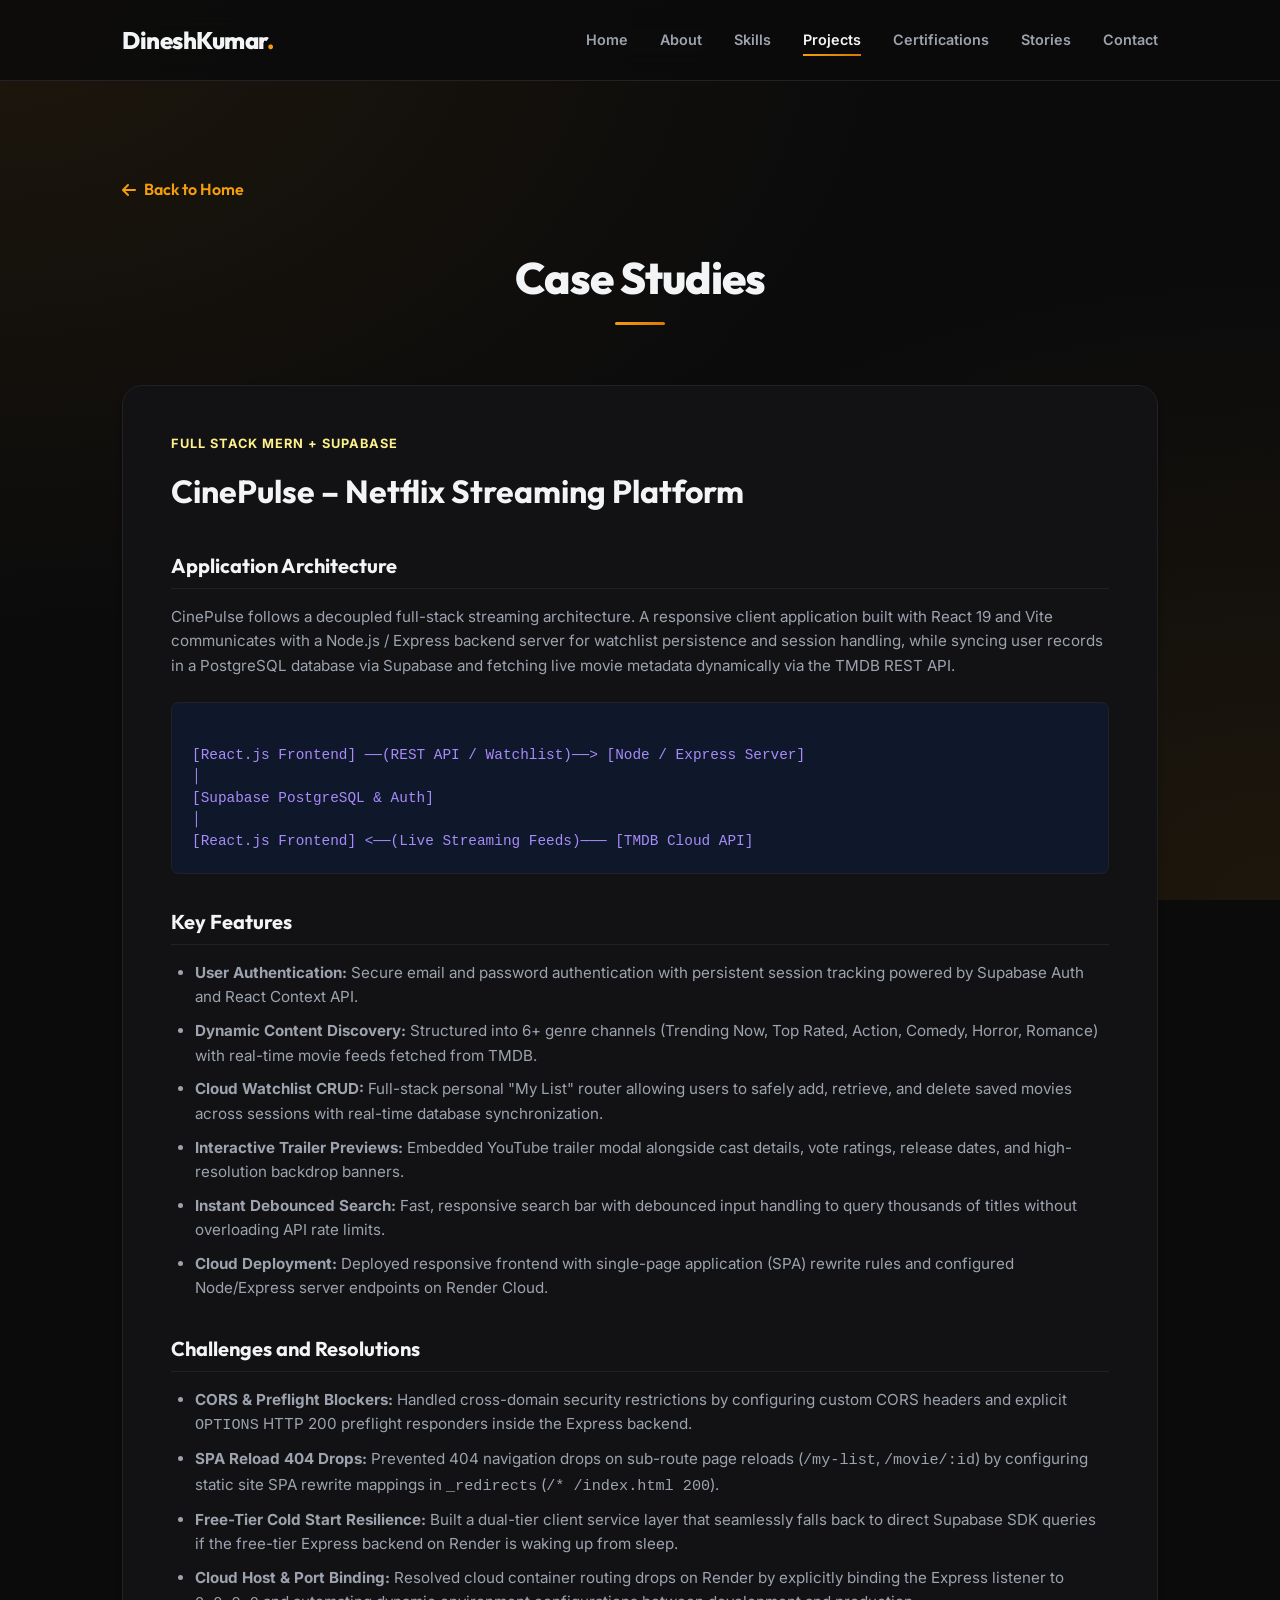
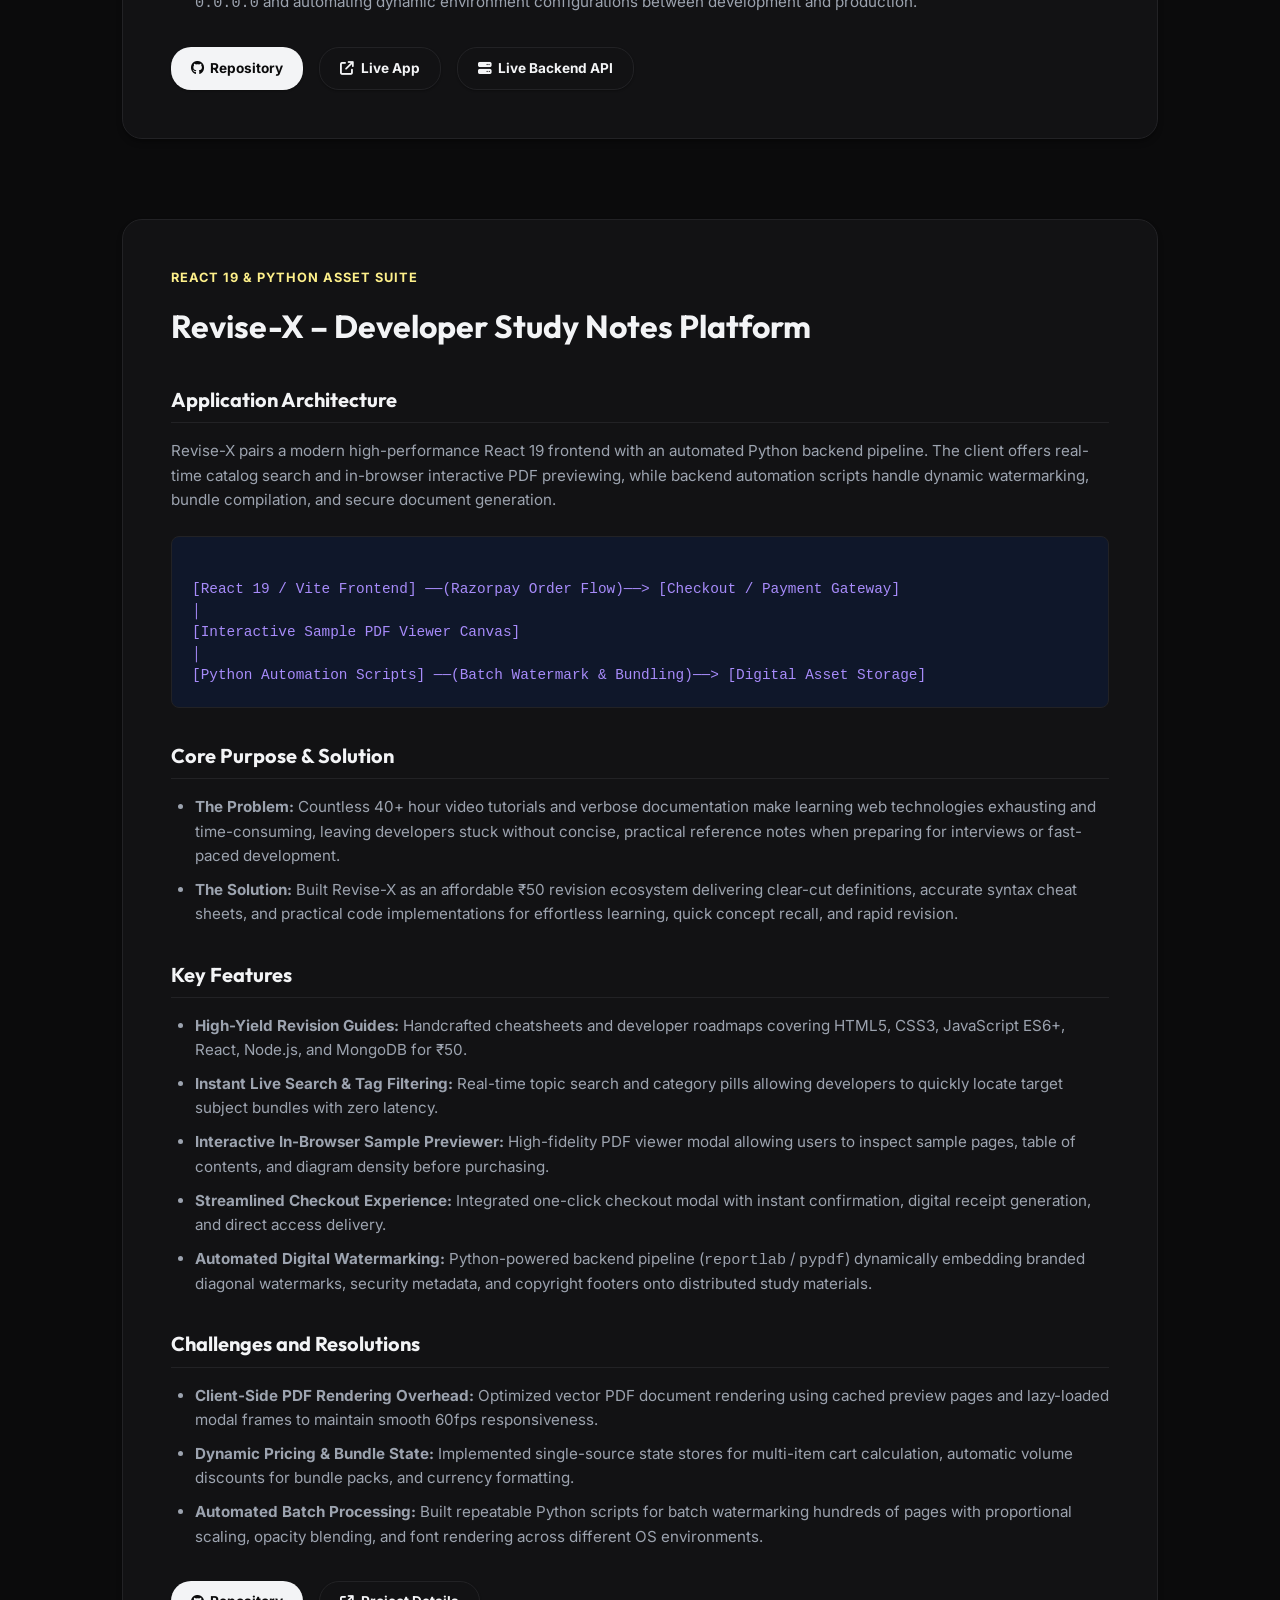
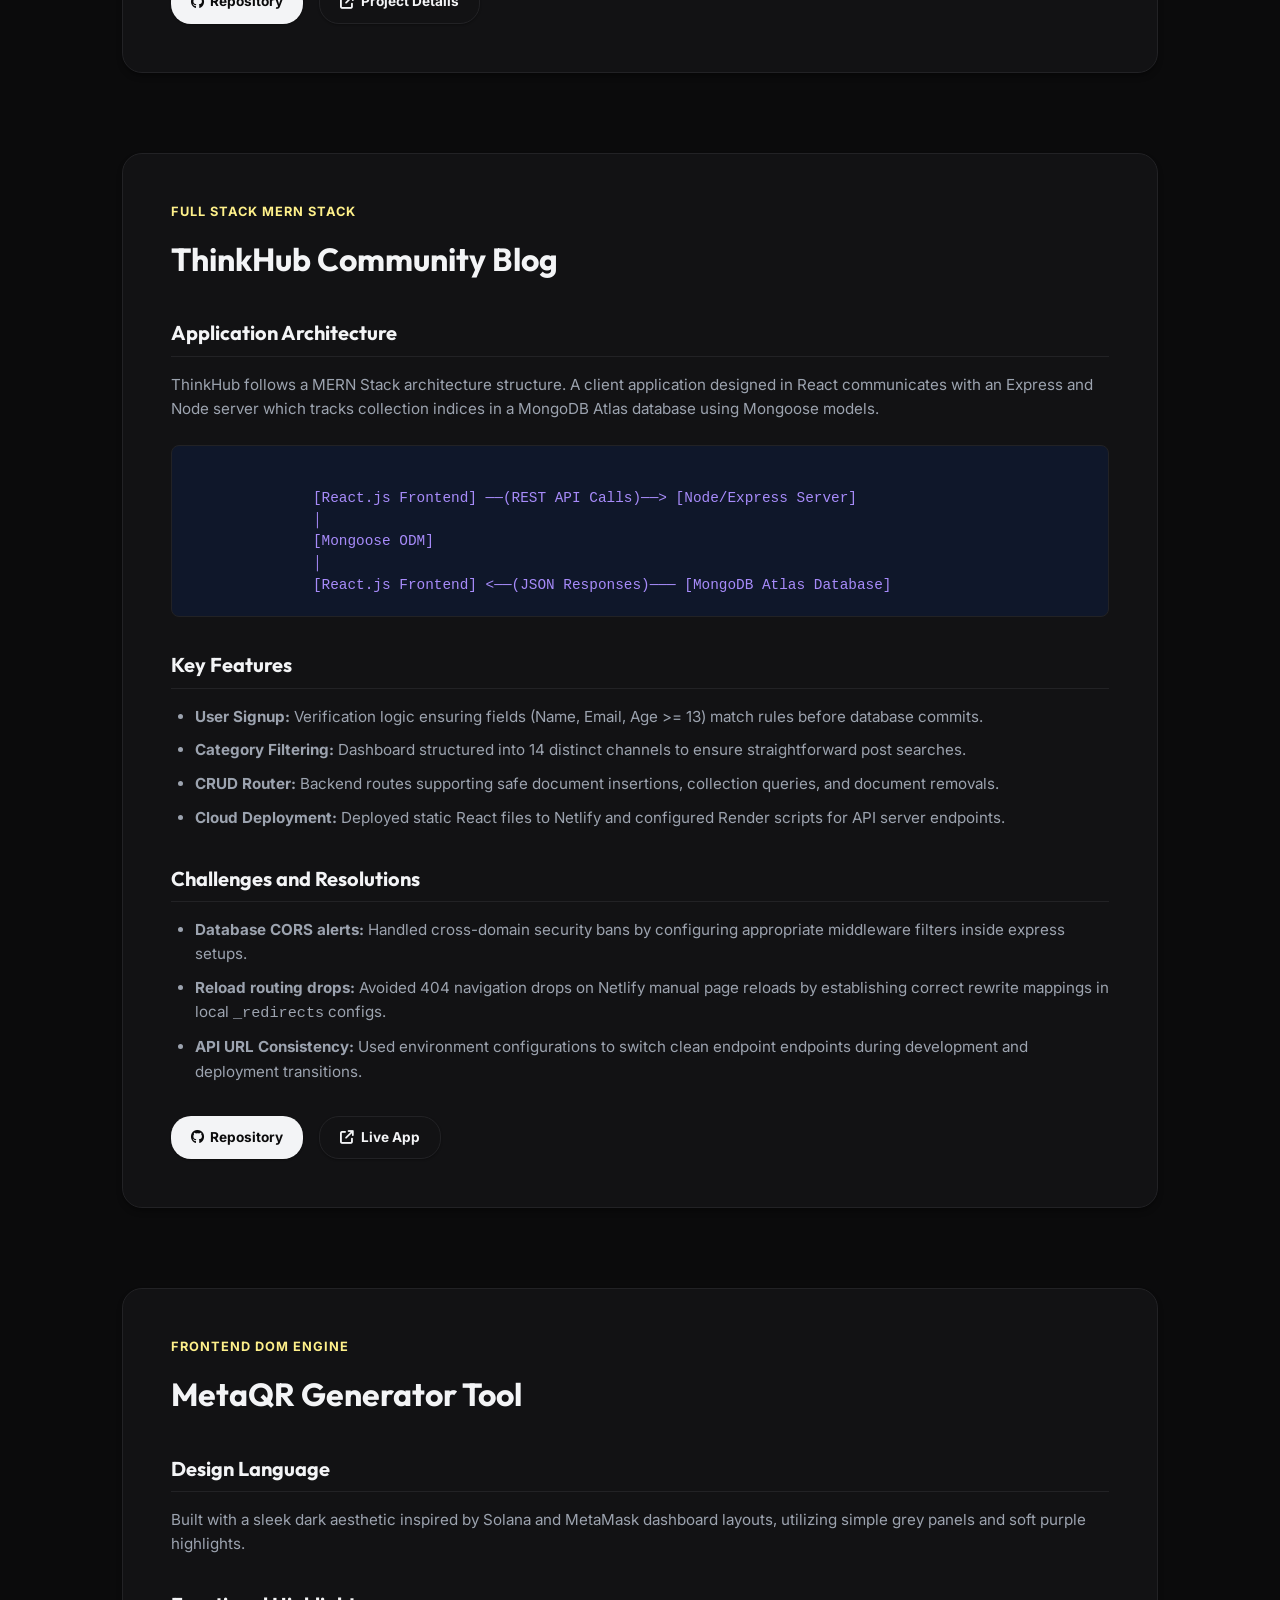
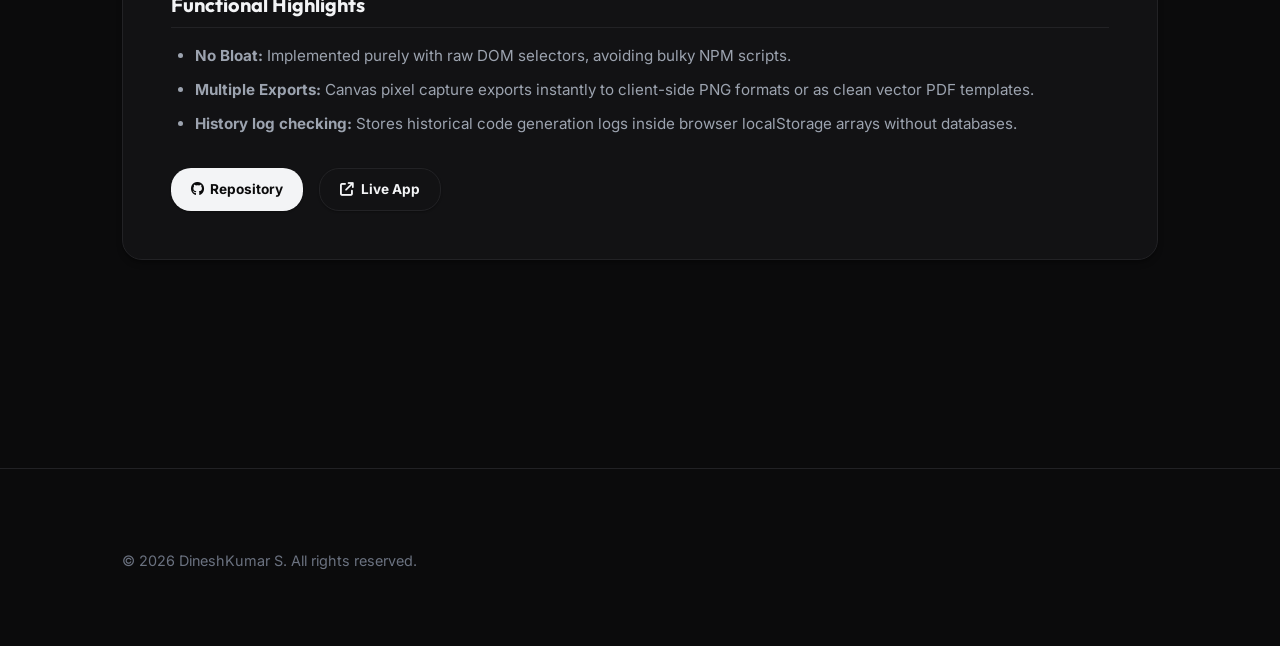
<file: pages/projects.html>
<!DOCTYPE html>
<html lang="en">

<head>
  <meta charset="UTF-8">
  <meta name="viewport" content="width=device-width, initial-scale=1.0">
  <title>Projects | DineshKumar S</title>
  <link rel="stylesheet" href="../style.css">
  <link rel="stylesheet" href="https://cdnjs.cloudflare.com/ajax/libs/font-awesome/6.4.0/css/all.min.css">
  <style>
    section {
      padding-top: 6rem;
    }

    .detailed-project-list {
      display: flex;
      flex-direction: column;
      gap: 5rem;
    }

    .detail-card {
      padding: 3rem;
      background: var(--surface);
      border: 1px solid var(--border);
      border-radius: 20px;
      box-shadow: var(--shadow-md);
      backdrop-filter: blur(12px);
      transition: all 0.3s cubic-bezier(0.4, 0, 0.2, 1);
    }

    .detail-card:hover {
      border-color: var(--accent);
      transform: translateY(-4px);
      box-shadow: 0 8px 30px var(--accent-glow);
    }

    .detail-block {
      margin-top: 2rem;
    }

    .detail-block h4 {
      font-family: var(--font-display);
      font-size: 1.25rem;
      color: var(--text);
      margin-bottom: 1rem;
      padding-bottom: 0.4rem;
      border-bottom: 1px solid var(--border);
      font-weight: 700;
    }

    .detail-block ul {
      padding-left: 1.5rem;
      color: var(--text-muted);
      display: flex;
      flex-direction: column;
      gap: 0.6rem;
    }

    .detail-block ul li {
      font-size: 0.95rem;
      line-height: 1.6;
    }

    .diagram-code {
      background: #0f172a;
      padding: 1.25rem;
      border-radius: 8px;
      border: 1px solid var(--border);
      font-family: monospace;
      font-size: 0.9rem;
      color: #a78bfa;
      white-space: pre-wrap;
      margin: 1.5rem 0;
      overflow-x: auto;
      line-height: 1.5;
    }
  </style>
</head>

<body>
  

  <!-- Sticky Header Navigation -->
  <header>
    <div class="container nav-container">
      <a href="../index.html" class="logo">DineshKumar<span>.</span></a>
      
      <div class="hamburger" id="hamburger">
        <span></span>
        <span></span>
        <span></span>
      </div>

      <nav class="nav-links" id="nav-links">
        <a href="../index.html" class="nav-link">Home</a>
        <a href="about.html" class="nav-link">About</a>
        <a href="../index.html#skills" class="nav-link">Skills</a>
        <a href="projects.html" class="nav-link active">Projects</a>
        <a href="certifications.html" class="nav-link">Certifications</a>
        <a href="stories.html" class="nav-link">Stories</a>
        <a href="contact.html" class="nav-link">Contact</a>
      </nav>
    </div>
  </header>

  <!-- Projects Section -->
  <section style="border: none;">
    <div class="container">
      <a href="../index.html#projects" class="back-btn"><i class="fa-solid fa-arrow-left"></i> Back to Home</a>

      <h1 class="section-title">Case Studies</h1>

      <div class="detailed-project-list">

        <!-- CinePulse Detailed Case Study -->
        <div class="detail-card">
          <div class="project-meta">Full Stack MERN + Supabase</div>
          <h2 style="font-family: var(--font-display); font-size: 2rem; margin-top: 0.25rem;">CinePulse – Netflix Streaming Platform</h2>

          <div class="detail-block">
            <h4>Application Architecture</h4>
            <p style="color: var(--text-muted); font-size: 0.95rem;">
              CinePulse follows a decoupled full-stack streaming architecture. A responsive client application built with React 19 and Vite communicates with a Node.js / Express backend server for watchlist persistence and session handling, while syncing user records in a PostgreSQL database via Supabase and fetching live movie metadata dynamically via the TMDB REST API.
            </p>
            <div class="diagram-code">
[React.js Frontend] ──(REST API / Watchlist)──> [Node / Express Server]
│
[Supabase PostgreSQL & Auth]
│
[React.js Frontend] <──(Live Streaming Feeds)─── [TMDB Cloud API]</div>
          </div>

          <div class="detail-block">
            <h4>Key Features</h4>
            <ul>
              <li><strong>User Authentication:</strong> Secure email and password authentication with persistent session tracking powered by Supabase Auth and React Context API.</li>
              <li><strong>Dynamic Content Discovery:</strong> Structured into 6+ genre channels (Trending Now, Top Rated, Action, Comedy, Horror, Romance) with real-time movie feeds fetched from TMDB.</li>
              <li><strong>Cloud Watchlist CRUD:</strong> Full-stack personal "My List" router allowing users to safely add, retrieve, and delete saved movies across sessions with real-time database synchronization.</li>
              <li><strong>Interactive Trailer Previews:</strong> Embedded YouTube trailer modal alongside cast details, vote ratings, release dates, and high-resolution backdrop banners.</li>
              <li><strong>Instant Debounced Search:</strong> Fast, responsive search bar with debounced input handling to query thousands of titles without overloading API rate limits.</li>
              <li><strong>Cloud Deployment:</strong> Deployed responsive frontend with single-page application (SPA) rewrite rules and configured Node/Express server endpoints on Render Cloud.</li>
            </ul>
          </div>

          <div class="detail-block">
            <h4>Challenges and Resolutions</h4>
            <ul>
              <li><strong>CORS & Preflight Blockers:</strong> Handled cross-domain security restrictions by configuring custom CORS headers and explicit <code>OPTIONS</code> HTTP 200 preflight responders inside the Express backend.</li>
              <li><strong>SPA Reload 404 Drops:</strong> Prevented 404 navigation drops on sub-route page reloads (<code>/my-list</code>, <code>/movie/:id</code>) by configuring static site SPA rewrite mappings in <code>_redirects</code> (<code>/* /index.html 200</code>).</li>
              <li><strong>Free-Tier Cold Start Resilience:</strong> Built a dual-tier client service layer that seamlessly falls back to direct Supabase SDK queries if the free-tier Express backend on Render is waking up from sleep.</li>
              <li><strong>Cloud Host & Port Binding:</strong> Resolved cloud container routing drops on Render by explicitly binding the Express listener to <code>0.0.0.0</code> and automating dynamic environment configurations between development and production.</li>
            </ul>
          </div>

          <div class="project-links" style="margin-top: 2rem;">
            <a href="https://github.com/DineshKumar-02/netflix-clone" class="btn-sm-primary" target="_blank"><i
                class="fa-brands fa-github"></i> Repository</a>
            <a href="https://netflix-clone-frontend-4dsa.onrender.com" class="btn-sm-secondary" target="_blank"><i
                class="fa-solid fa-arrow-up-right-from-square"></i> Live App</a>
            <a href="https://netflix-clone-backend-6ouo.onrender.com/api/health" class="btn-sm-secondary" target="_blank"><i
                class="fa-solid fa-server"></i> Live Backend API</a>
          </div>
        </div>

        <!-- Revise-X Detailed Case Study -->
        <div class="detail-card">
          <div class="project-meta">React 19 & Python Asset Suite</div>
          <h2 style="font-family: var(--font-display); font-size: 2rem; margin-top: 0.25rem;">Revise-X – Developer Study Notes Platform</h2>

          <div class="detail-block">
            <h4>Application Architecture</h4>
            <p style="color: var(--text-muted); font-size: 0.95rem;">
              Revise-X pairs a modern high-performance React 19 frontend with an automated Python backend pipeline. The client offers real-time catalog search and in-browser interactive PDF previewing, while backend automation scripts handle dynamic watermarking, bundle compilation, and secure document generation.
            </p>
            <div class="diagram-code">
[React 19 / Vite Frontend] ──(Razorpay Order Flow)──> [Checkout / Payment Gateway]
│
[Interactive Sample PDF Viewer Canvas]
│
[Python Automation Scripts] ──(Batch Watermark & Bundling)──> [Digital Asset Storage]</div>
          </div>

          <div class="detail-block">
            <h4>Core Purpose & Solution</h4>
            <ul>
              <li><strong>The Problem:</strong> Countless 40+ hour video tutorials and verbose documentation make learning web technologies exhausting and time-consuming, leaving developers stuck without concise, practical reference notes when preparing for interviews or fast-paced development.</li>
              <li><strong>The Solution:</strong> Built Revise-X as an affordable ₹50 revision ecosystem delivering clear-cut definitions, accurate syntax cheat sheets, and practical code implementations for effortless learning, quick concept recall, and rapid revision.</li>
            </ul>
          </div>

          <div class="detail-block">
            <h4>Key Features</h4>
            <ul>
              <li><strong>High-Yield Revision Guides:</strong> Handcrafted cheatsheets and developer roadmaps covering HTML5, CSS3, JavaScript ES6+, React, Node.js, and MongoDB for ₹50.</li>
              <li><strong>Instant Live Search & Tag Filtering:</strong> Real-time topic search and category pills allowing developers to quickly locate target subject bundles with zero latency.</li>
              <li><strong>Interactive In-Browser Sample Previewer:</strong> High-fidelity PDF viewer modal allowing users to inspect sample pages, table of contents, and diagram density before purchasing.</li>
              <li><strong>Streamlined Checkout Experience:</strong> Integrated one-click checkout modal with instant confirmation, digital receipt generation, and direct access delivery.</li>
              <li><strong>Automated Digital Watermarking:</strong> Python-powered backend pipeline (<code>reportlab</code> / <code>pypdf</code>) dynamically embedding branded diagonal watermarks, security metadata, and copyright footers onto distributed study materials.</li>
            </ul>
          </div>

          <div class="detail-block">
            <h4>Challenges and Resolutions</h4>
            <ul>
              <li><strong>Client-Side PDF Rendering Overhead:</strong> Optimized vector PDF document rendering using cached preview pages and lazy-loaded modal frames to maintain smooth 60fps responsiveness.</li>
              <li><strong>Dynamic Pricing & Bundle State:</strong> Implemented single-source state stores for multi-item cart calculation, automatic volume discounts for bundle packs, and currency formatting.</li>
              <li><strong>Automated Batch Processing:</strong> Built repeatable Python scripts for batch watermarking hundreds of pages with proportional scaling, opacity blending, and font rendering across different OS environments.</li>
            </ul>
          </div>

          <div class="project-links" style="margin-top: 2rem;">
            <a href="https://github.com/DineshKumar-02/REVISE-X-PROJECT" class="btn-sm-primary" target="_blank"><i
                class="fa-brands fa-github"></i> Repository</a>
            <a href="https://github.com/DineshKumar-02/REVISE-X-PROJECT" class="btn-sm-secondary" target="_blank"><i
                class="fa-solid fa-arrow-up-right-from-square"></i> Project Details</a>
          </div>
        </div>

        <!-- ThinkHub Detailed Case Study -->
        <div class="detail-card">
          <div class="project-meta">Full Stack MERN Stack</div>
          <h2 style="font-family: var(--font-display); font-size: 2rem; margin-top: 0.25rem;">ThinkHub Community Blog
          </h2>

          <div class="detail-block">
            <h4>Application Architecture</h4>
            <p style="color: var(--text-muted); font-size: 0.95rem;">
              ThinkHub follows a MERN Stack architecture structure. A client application designed in React communicates
              with an Express and Node server which tracks collection indices in a MongoDB Atlas database using Mongoose
              models.
            </p>
            <div class="diagram-code">
              [React.js Frontend] ──(REST API Calls)──> [Node/Express Server]
              │
              [Mongoose ODM]
              │
              [React.js Frontend] <──(JSON Responses)─── [MongoDB Atlas Database] </div>
            </div>

            <div class="detail-block">
              <h4>Key Features</h4>
              <ul>
                <li><strong>User Signup:</strong> Verification logic ensuring fields (Name, Email, Age >= 13) match
                  rules before database commits.</li>
                <li><strong>Category Filtering:</strong> Dashboard structured into 14 distinct channels to ensure
                  straightforward post searches.</li>
                <li><strong>CRUD Router:</strong> Backend routes supporting safe document insertions, collection
                  queries, and document removals.</li>
                <li><strong>Cloud Deployment:</strong> Deployed static React files to Netlify and configured Render
                  scripts for API server endpoints.</li>
              </ul>
            </div>

            <div class="detail-block">
              <h4>Challenges and Resolutions</h4>
              <ul>
                <li><strong>Database CORS alerts:</strong> Handled cross-domain security bans by configuring appropriate
                  middleware filters inside express setups.</li>
                <li><strong>Reload routing drops:</strong> Avoided 404 navigation drops on Netlify manual page reloads
                  by establishing correct rewrite mappings in local <code>_redirects</code> configs.</li>
                <li><strong>API URL Consistency:</strong> Used environment configurations to switch clean endpoint
                  endpoints during development and deployment transitions.</li>
              </ul>
            </div>

            <div class="project-links" style="margin-top: 2rem;">
              <a href="https://github.com/DineshKumar-02/ThinkHub-Blog-App" class="btn-sm-primary" target="_blank"><i
                  class="fa-brands fa-github"></i> Repository</a>
              <a href="https://thinkhub-a-community-blog-web.onrender.com/" class="btn-sm-secondary" target="_blank"><i
                  class="fa-solid fa-arrow-up-right-from-square"></i> Live App</a>
            </div>
          </div>

          <!-- MetaQR Detailed Case Study -->
          <div class="detail-card">
            <div class="project-meta">Frontend DOM Engine</div>
            <h2 style="font-family: var(--font-display); font-size: 2rem; margin-top: 0.25rem;">MetaQR Generator Tool
            </h2>

            <div class="detail-block">
              <h4>Design Language</h4>
              <p style="color: var(--text-muted); font-size: 0.95rem;">
                Built with a sleek dark aesthetic inspired by Solana and MetaMask dashboard layouts, utilizing simple
                grey panels and soft purple highlights.
              </p>
            </div>

            <div class="detail-block">
              <h4>Functional Highlights</h4>
              <ul>
                <li><strong>No Bloat:</strong> Implemented purely with raw DOM selectors, avoiding bulky NPM scripts.
                </li>
                <li><strong>Multiple Exports:</strong> Canvas pixel capture exports instantly to client-side PNG formats
                  or as clean vector PDF templates.</li>
                <li><strong>History log checking:</strong> Stores historical code generation logs inside browser
                  localStorage arrays without databases.</li>
              </ul>
            </div>

            <div class="project-links" style="margin-top: 2rem;">
              <a href="https://github.com/DineshKumar-02/MetaQR" class="btn-sm-primary" target="_blank"><i
                  class="fa-brands fa-github"></i> Repository</a>
              <a href="https://qrcode-gen-bydk.netlify.app/" class="btn-sm-secondary" target="_blank"><i
                  class="fa-solid fa-arrow-up-right-from-square"></i> Live App</a>
            </div>
          </div>

        </div>
      </div>
  </section>

  <!-- Footer -->
  <footer style="margin-top: 5rem;">
    <div class="container footer-wrap">
      <div class="footer-copy">&copy; 2026 DineshKumar S. All rights reserved.</div>
    </div>
  </footer>

</body>

</html>
</file>
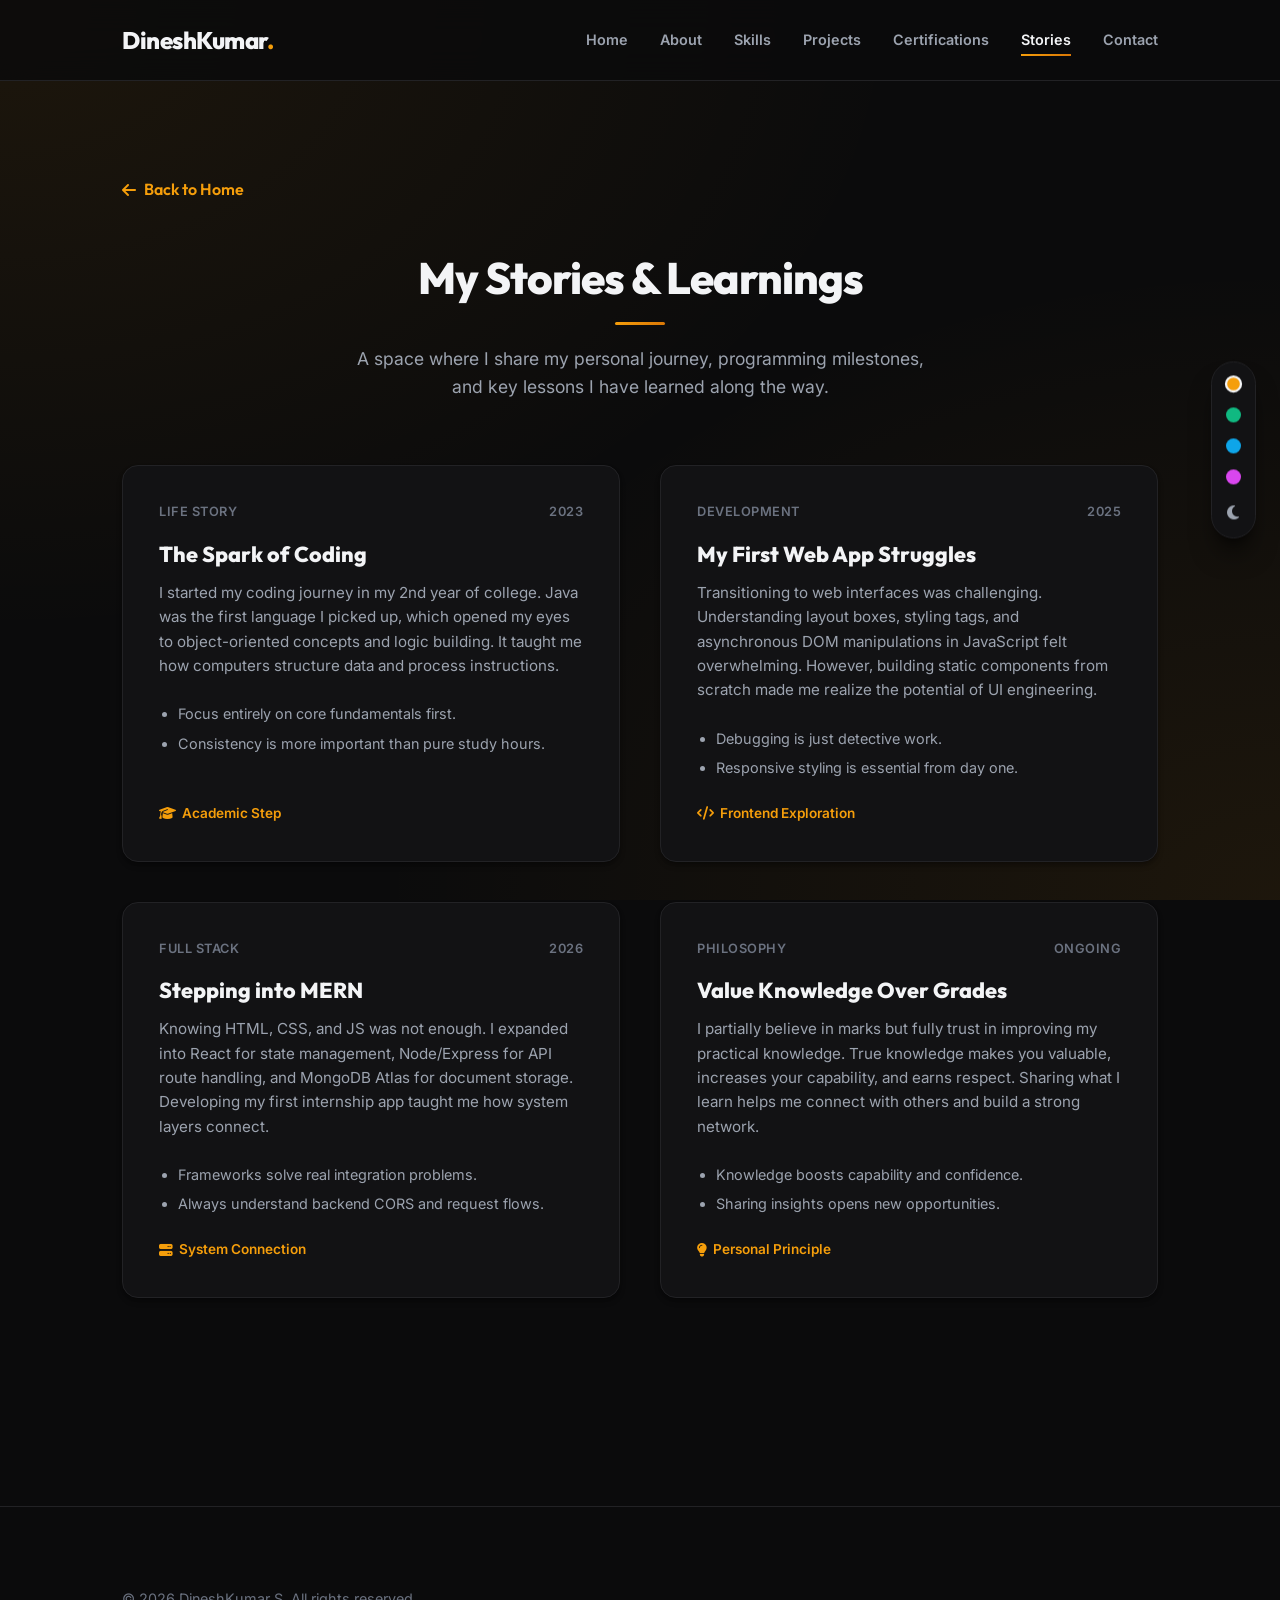
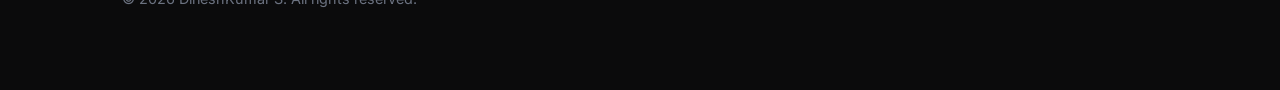
<file: pages/stories.html>
<!DOCTYPE html>
<html lang="en">

<head>
  <meta charset="UTF-8">
  <meta name="viewport" content="width=device-width, initial-scale=1.0">
  <title>Stories | DineshKumar S</title>
  <link rel="stylesheet" href="../style.css">
  <link rel="stylesheet" href="https://cdnjs.cloudflare.com/ajax/libs/font-awesome/6.4.0/css/all.min.css">
  <style>
    section {
      padding-top: 6rem;
    }
  </style>
</head>

<body>
  

  <!-- Sticky Header Navigation -->
  <header>
    <div class="container nav-container">
      <a href="../index.html" class="logo">DineshKumar<span>.</span></a>
      
      <div class="hamburger" id="hamburger">
        <span></span>
        <span></span>
        <span></span>
      </div>

      <nav class="nav-links" id="nav-links">
        <a href="../index.html" class="nav-link">Home</a>
        <a href="about.html" class="nav-link">About</a>
        <a href="../index.html#skills" class="nav-link">Skills</a>
        <a href="projects.html" class="nav-link">Projects</a>
        <a href="certifications.html" class="nav-link">Certifications</a>
        <a href="stories.html" class="nav-link active">Stories</a>
        <a href="contact.html" class="nav-link">Contact</a>
      </nav>
    </div>
  </header>

  <!-- Stories Section -->
  <section style="border: none;">
    <div class="container">
      <a href="../index.html" class="back-btn"><i class="fa-solid fa-arrow-left"></i> Back to Home</a>

      <h1 class="section-title">My Stories & Learnings</h1>
      <p style="text-align: center; color: var(--text-muted); max-width: 600px; margin: -2.5rem auto 4rem auto; font-size: 1.1rem; line-height: 1.6;">
        A space where I share my personal journey, programming milestones, and key lessons I have learned along the way.
      </p>

      <div class="stories-grid">

        <!-- Story 1 -->
        <div class="story-card">
          <div>
            <div class="story-meta">
              <span>Life Story</span>
              <span>2023</span>
            </div>
            <h3>The Spark of Coding</h3>
            <p class="story-excerpt">
              I started my coding journey in my 2nd year of college. Java was the first language I picked up, which opened my eyes to object-oriented concepts and logic building. It taught me how computers structure data and process instructions.
            </p>
            <ul>
              <li>Focus entirely on core fundamentals first.</li>
              <li>Consistency is more important than pure study hours.</li>
            </ul>
          </div>
          <div class="story-footer">
            <i class="fa-solid fa-graduation-cap"></i> Academic Step
          </div>
        </div>

        <!-- Story 2 -->
        <div class="story-card">
          <div>
            <div class="story-meta">
              <span>Development</span>
              <span>2025</span>
            </div>
            <h3>My First Web App Struggles</h3>
            <p class="story-excerpt">
              Transitioning to web interfaces was challenging. Understanding layout boxes, styling tags, and asynchronous DOM manipulations in JavaScript felt overwhelming. However, building static components from scratch made me realize the potential of UI engineering.
            </p>
            <ul>
              <li>Debugging is just detective work.</li>
              <li>Responsive styling is essential from day one.</li>
            </ul>
          </div>
          <div class="story-footer">
            <i class="fa-solid fa-code"></i> Frontend Exploration
          </div>
        </div>

        <!-- Story 3 -->
        <div class="story-card">
          <div>
            <div class="story-meta">
              <span>Full Stack</span>
              <span>2026</span>
            </div>
            <h3>Stepping into MERN</h3>
            <p class="story-excerpt">
              Knowing HTML, CSS, and JS was not enough. I expanded into React for state management, Node/Express for API route handling, and MongoDB Atlas for document storage. Developing my first internship app taught me how system layers connect.
            </p>
            <ul>
              <li>Frameworks solve real integration problems.</li>
              <li>Always understand backend CORS and request flows.</li>
            </ul>
          </div>
          <div class="story-footer">
            <i class="fa-solid fa-server"></i> System Connection
          </div>
        </div>

        <!-- Story 4 -->
        <div class="story-card">
          <div>
            <div class="story-meta">
              <span>Philosophy</span>
              <span>Ongoing</span>
            </div>
            <h3>Value Knowledge Over Grades</h3>
            <p class="story-excerpt">
              I partially believe in marks but fully trust in improving my practical knowledge. True knowledge makes you valuable, increases your capability, and earns respect. Sharing what I learn helps me connect with others and build a strong network.
            </p>
            <ul>
              <li>Knowledge boosts capability and confidence.</li>
              <li>Sharing insights opens new opportunities.</li>
            </ul>
          </div>
          <div class="story-footer">
            <i class="fa-solid fa-lightbulb"></i> Personal Principle
          </div>
        </div>

      </div>
    </div>
  </section>

  <!-- Footer -->
  <footer style="margin-top: 5rem;">
    <div class="container footer-wrap">
      <div class="footer-copy">&copy; 2026 DineshKumar S. All rights reserved.</div>
    </div>
  </footer>

  <script src="../script.js"></script>
</body>

</html>
</file>
<file: style.css>
@import url('https://fonts.googleapis.com/css2?family=Inter:wght@300;400;500;600;700&family=Outfit:wght@400;500;600;700;800;900&display=swap');

:root {
  /* Core dark theme colors */
  --bg-dark: #0b0b0c;
  --surface-dark: #121214;
  --surface-hover-dark: #1c1c1f;
  --border-dark: #222225;
  --border-hover-dark: #323237;
  --text-dark: #f3f4f6;
  --text-muted-dark: #9ca3af;
  --text-dim-dark: #6b7280;
  --glass-bg-dark: rgba(11, 11, 12, 0.85);
  --glass-border-dark: #222225;

  /* Core light theme colors */
  --bg-light: #f8fafc;
  --surface-light: #ffffff;
  --surface-hover-light: #f1f5f9;
  --border-light: #e2e8f0;
  --border-hover-light: #cbd5e1;
  --text-light: #0f172a;
  --text-muted-light: #475569;
  --text-dim-light: #64748b;
  --glass-bg-light: rgba(255, 255, 255, 0.85);
  --glass-border-light: #e2e8f0;

  /* Default theme state variables (resolves to Dark Mode + Amber Gold Accent) */
  --bg: var(--bg-dark);
  --surface: var(--surface-dark);
  --surface-hover: var(--surface-hover-dark);
  --border: var(--border-dark);
  --border-hover: var(--border-hover-dark);
  --text: var(--text-dark);
  --text-muted: var(--text-muted-dark);
  --text-dim: var(--text-dim-dark);
  --glass-bg: var(--glass-bg-dark);
  --glass-border: var(--glass-border-dark);

  /* Default Amber Gold Accent variables */
  --accent: #f59e0b;
  --accent-light: #fef08a;
  --accent-text: #0b0b0c;
  --accent-glow: rgba(245, 158, 11, 0.08);
  --accent-gradient: linear-gradient(135deg, #f59e0b 0%, #d97706 100%);
  --accent-gradient-hover: linear-gradient(135deg, #fbbf24 0%, #b45309 100%);

  --font-display: 'Outfit', sans-serif;
  --font-body: 'Inter', sans-serif;
  
  --shadow-sm: 0 1px 2px 0 rgba(0, 0, 0, 0.3);
  --shadow-md: 0 4px 6px -1px rgba(0, 0, 0, 0.3), 0 2px 4px -2px rgba(0, 0, 0, 0.3);
  --shadow-lg: 0 20px 25px -5px rgba(0, 0, 0, 0.5), 0 8px 10px -6px rgba(0, 0, 0, 0.5);
}

/* Light Theme Overrides */
body.light-theme {
  --bg: var(--bg-light);
  --surface: var(--surface-light);
  --surface-hover: var(--surface-hover-light);
  --border: var(--border-light);
  --border-hover: var(--border-hover-light);
  --text: var(--text-light);
  --text-muted: var(--text-muted-light);
  --text-dim: var(--text-dim-light);
  --glass-bg: var(--glass-bg-light);
  --glass-border: var(--glass-border-light);
  
  /* Slightly darker shadow profiles for light mode */
  --shadow-sm: 0 1px 2px 0 rgba(0, 0, 0, 0.05);
  --shadow-md: 0 4px 6px -1px rgba(0, 0, 0, 0.05), 0 2px 4px -2px rgba(0, 0, 0, 0.05);
  --shadow-lg: 0 10px 15px -3px rgba(0, 0, 0, 0.08), 0 4px 6px -4px rgba(0, 0, 0, 0.08);
}

/* Accent Color Variations */
body.accent-gold {
  --accent: #f59e0b;
  --accent-light: #fef08a;
  --accent-text: #0b0b0c;
  --accent-glow: rgba(245, 158, 11, 0.08);
  --accent-gradient: linear-gradient(135deg, #f59e0b 0%, #d97706 100%);
  --accent-gradient-hover: linear-gradient(135deg, #fbbf24 0%, #b45309 100%);
}

body.accent-mint {
  --accent: #10b981;
  --accent-light: #a7f3d0;
  --accent-text: #0b0b0c;
  --accent-glow: rgba(16, 185, 129, 0.08);
  --accent-gradient: linear-gradient(135deg, #10b981 0%, #059669 100%);
  --accent-gradient-hover: linear-gradient(135deg, #34d399 0%, #047857 100%);
}

body.accent-cyan {
  --accent: #0ea5e9;
  --accent-light: #bae6fd;
  --accent-text: #0b0b0c;
  --accent-glow: rgba(14, 165, 233, 0.08);
  --accent-gradient: linear-gradient(135deg, #0ea5e9 0%, #2563eb 100%);
  --accent-gradient-hover: linear-gradient(135deg, #38bdf8 0%, #1d4ed8 100%);
}

body.accent-pink {
  --accent: #d946ef;
  --accent-light: #fbcfe8;
  --accent-text: #ffffff;
  --accent-glow: rgba(217, 70, 239, 0.08);
  --accent-gradient: linear-gradient(135deg, #d946ef 0%, #a21caf 100%);
  --accent-gradient-hover: linear-gradient(135deg, #e879f9 0%, #86198f 100%);
}

* {
  box-sizing: border-box;
  margin: 0;
  padding: 0;
  transition: background-color 0.25s ease, border-color 0.25s ease, box-shadow 0.25s ease;
}

html {
  scroll-behavior: smooth;
}

body {
  background-color: var(--bg);
  background-image: 
    radial-gradient(at 0% 0%, var(--accent-glow) 0px, transparent 50%),
    radial-gradient(at 100% 100%, var(--accent-glow) 0px, transparent 50%);
  background-attachment: fixed;
  color: var(--text);
  font-family: var(--font-body);
  line-height: 1.6;
  overflow-x: hidden;
  transition: background-color 0.25s ease, color 0.25s ease;
}

::-webkit-scrollbar {
  width: 8px;
}
::-webkit-scrollbar-track {
  background: var(--bg);
}
::-webkit-scrollbar-thumb {
  background: var(--border);
  border-radius: 4px;
}
::-webkit-scrollbar-thumb:hover {
  background: var(--accent);
}

.container {
  max-width: 1100px;
  margin: 0 auto;
  padding: 0 2rem;
}

/* Header & Nav */
header {
  position: sticky;
  top: 0;
  z-index: 100;
  background: var(--glass-bg);
  backdrop-filter: blur(16px);
  -webkit-backdrop-filter: blur(16px);
  border-bottom: 1px solid var(--glass-border);
  transition: background-color 0.25s ease, border-color 0.25s ease;
}

.nav-container {
  display: flex;
  justify-content: space-between;
  align-items: center;
  height: 5rem;
}

.logo {
  font-family: var(--font-display);
  font-weight: 800;
  font-size: 1.5rem;
  color: var(--text);
  text-decoration: none;
  letter-spacing: -0.5px;
  transition: color 0.25s ease;
}

.logo span {
  color: var(--accent);
  transition: color 0.25s ease;
}

.nav-links {
  display: flex;
  gap: 2rem;
  align-items: center;
}

.nav-link {
  color: var(--text-muted);
  text-decoration: none;
  font-size: 0.9rem;
  font-weight: 600;
  position: relative;
  padding: 0.25rem 0;
  transition: color 0.25s ease;
}

.nav-link::after {
  content: '';
  position: absolute;
  bottom: 0;
  left: 0;
  width: 0;
  height: 2px;
  background: var(--accent-gradient);
  transition: width 0.25s ease;
}

.nav-link:hover::after, .nav-link.active::after {
  width: 100%;
}

.nav-link:hover, .nav-link.active {
  color: var(--text);
}

.btn-cv {
  border: 1px solid var(--border);
  padding: 0.5rem 1.25rem;
  border-radius: 20px;
  background: var(--surface);
  backdrop-filter: blur(4px);
  color: var(--text-muted);
  transition: all 0.25s cubic-bezier(0.4, 0, 0.2, 1);
}

.btn-cv:hover {
  background: var(--surface-hover);
  border-color: var(--accent);
  box-shadow: 0 0 10px var(--accent-glow);
  color: var(--text);
  transform: translateY(-1px);
}

.hamburger {
  display: none;
  flex-direction: column;
  gap: 5px;
  cursor: pointer;
}

.hamburger span {
  display: block;
  width: 22px;
  height: 2px;
  background-color: var(--text);
  transition: transform 0.3s ease, opacity 0.3s ease;
}

/* Hero Section */
.hero {
  padding: 10rem 0 8rem;
  position: relative;
  overflow: hidden;
}

.hero-grid {
  display: grid;
  grid-template-columns: 1.25fr 0.75fr;
  gap: 4rem;
  align-items: center;
}

.hero-info {
  position: relative;
  z-index: 2;
}

.hero-tag {
  background: var(--accent-glow);
  color: var(--accent);
  font-family: var(--font-display);
  font-weight: 700;
  font-size: 0.8rem;
  text-transform: uppercase;
  letter-spacing: 1.5px;
  margin-bottom: 1.5rem;
  display: inline-block;
  padding: 0.4rem 0.9rem;
  border-radius: 20px;
  border: 1px solid var(--border);
  transition: all 0.25s ease;
}

.hero-h1 {
  font-family: var(--font-display);
  font-size: 4.5rem;
  font-weight: 900;
  line-height: 1.1;
  letter-spacing: -1.5px;
  margin-bottom: 1rem;
  color: var(--text);
  transition: color 0.25s ease;
}

.hero-typewriter {
  font-family: var(--font-display);
  font-size: 1.8rem;
  color: var(--text-muted);
  height: 2.5rem;
  margin-bottom: 1.5rem;
  font-weight: 600;
  letter-spacing: -0.5px;
}

.cursor {
  display: inline-block;
  width: 2px;
  background-color: var(--accent);
  margin-left: 4px;
  animation: blink 0.8s infinite alternate;
}

#typing-text {
  color: var(--accent);
  font-weight: 800;
  transition: color 0.25s ease;
}

@keyframes blink {
  0% { opacity: 0; }
  100% { opacity: 1; }
}

.hero-p {
  color: var(--text-muted);
  font-size: 1.1rem;
  margin-bottom: 2.5rem;
  max-width: 540px;
  line-height: 1.7;
}

.hero-actions {
  display: flex;
  gap: 1.25rem;
}

.btn-primary {
  background: var(--accent-gradient);
  color: var(--accent-text);
  text-decoration: none;
  font-weight: 700;
  padding: 0.85rem 1.85rem;
  border-radius: 25px;
  font-size: 0.95rem;
  transition: all 0.25s cubic-bezier(0.4, 0, 0.2, 1);
  box-shadow: 0 4px 15px var(--accent-glow);
  border: none;
  cursor: pointer;
  display: inline-flex;
  align-items: center;
  gap: 0.5rem;
}

.btn-primary:hover {
  transform: translateY(-2px);
  box-shadow: 0 6px 20px var(--accent-glow);
  background: var(--accent-gradient-hover);
}

.btn-secondary {
  border: 1px solid var(--border);
  color: var(--text);
  text-decoration: none;
  font-weight: 600;
  padding: 0.85rem 1.85rem;
  border-radius: 25px;
  font-size: 0.95rem;
  background: transparent;
  transition: all 0.25s cubic-bezier(0.4, 0, 0.2, 1);
  cursor: pointer;
  display: inline-flex;
  align-items: center;
  gap: 0.5rem;
}

.btn-secondary:hover {
  background: var(--surface-hover);
  border-color: var(--accent);
  transform: translateY(-2px);
  box-shadow: var(--shadow-sm);
}

.hero-img-wrap {
  display: flex;
  justify-content: center;
  position: relative;
}

.hero-img-container {
  position: relative;
  width: 310px;
  height: 310px;
}

.hero-img-container::before {
  content: '';
  position: absolute;
  top: -10px;
  left: -10px;
  right: -10px;
  bottom: -10px;
  background: var(--accent-gradient);
  border-radius: 50%;
  z-index: -1;
  filter: blur(15px);
  opacity: 0.2;
  animation: pulse-glow 4s infinite alternate ease-in-out;
  transition: background 0.3s ease;
}

@keyframes pulse-glow {
  0% { transform: scale(0.96); opacity: 0.12; }
  100% { transform: scale(1.04); opacity: 0.28; }
}

.hero-img {
  width: 100%;
  height: 100%;
  border-radius: 50%;
  object-fit: cover;
  border: 4px solid var(--surface);
  box-shadow: var(--shadow-lg);
  transition: transform 0.5s cubic-bezier(0.4, 0, 0.2, 1), border-color 0.3s ease;
}

.hero-img-container:hover .hero-img {
  transform: scale(1.02);
  border-color: var(--accent);
}

/* Floating Technology Badges */
.floating-badge {
  position: absolute;
  width: 46px;
  height: 46px;
  background: var(--surface);
  border: 1px solid var(--border);
  border-radius: 12px;
  display: flex;
  align-items: center;
  justify-content: center;
  font-size: 1.35rem;
  color: var(--accent);
  box-shadow: var(--shadow-md);
  transition: all 0.3s cubic-bezier(0.4, 0, 0.2, 1);
  cursor: pointer;
  z-index: 5;
}

.floating-badge:hover {
  background: var(--surface-hover);
  border-color: var(--accent);
  color: var(--text);
  transform: translateY(-4px) scale(1.1);
  box-shadow: 0 5px 15px var(--accent-glow);
}

.badge-1 {
  top: 8%;
  left: -6%;
  animation: float-badge-1 6s ease-in-out infinite;
}
.badge-2 {
  top: 8%;
  right: -6%;
  animation: float-badge-2 7s ease-in-out infinite;
}
.badge-3 {
  bottom: 8%;
  left: -6%;
  animation: float-badge-3 8s ease-in-out infinite;
}
.badge-4 {
  bottom: 8%;
  right: -6%;
  animation: float-badge-4 9s ease-in-out infinite;
}

@keyframes float-badge-1 {
  0%, 100% { transform: translateY(0) rotate(0deg); }
  50% { transform: translateY(-8px) rotate(5deg); }
}
@keyframes float-badge-2 {
  0%, 100% { transform: translateY(0) rotate(0deg); }
  50% { transform: translateY(8px) rotate(-6deg); }
}
@keyframes float-badge-3 {
  0%, 100% { transform: translateY(0) rotate(0deg); }
  50% { transform: translateY(-6px) rotate(-4deg); }
}
@keyframes float-badge-4 {
  0%, 100% { transform: translateY(0) rotate(0deg); }
  50% { transform: translateY(6px) rotate(6deg); }
}

/* Sections General */
section {
  padding: 8rem 0;
  border-top: 1px solid var(--border);
  position: relative;
}

.section-title {
  font-family: var(--font-display);
  font-size: 2.75rem;
  font-weight: 800;
  margin-bottom: 4.5rem;
  letter-spacing: -1px;
  color: var(--text);
  text-align: center;
  position: relative;
  transition: color 0.25s ease;
}

.section-title::after {
  content: '';
  position: absolute;
  bottom: -0.75rem;
  left: 50%;
  transform: translateX(-50%);
  width: 50px;
  height: 3px;
  background: var(--accent-gradient);
  border-radius: 2px;
  transition: width 0.3s ease, background 0.3s ease;
}

.section-title:hover::after {
  width: 80px;
}

/* About Section */
.about-grid {
  display: grid;
  grid-template-columns: 1.1fr 0.9fr;
  gap: 4rem;
}

.about-p {
  color: var(--text-muted);
  margin-bottom: 1.75rem;
  font-size: 1.05rem;
  line-height: 1.7;
}

.about-facts {
  display: grid;
  grid-template-columns: repeat(2, 1fr);
  gap: 1.5rem;
  margin-top: 2.5rem;
}

.fact-card {
  padding: 1.5rem;
  background: var(--surface);
  backdrop-filter: blur(12px);
  border: 1px solid var(--border);
  border-radius: 14px;
  box-shadow: var(--shadow-sm);
  transition: all 0.3s cubic-bezier(0.4, 0, 0.2, 1);
}

.fact-card:hover {
  border-color: var(--border-hover);
  transform: translateY(-4px);
  background: var(--surface-hover);
  box-shadow: var(--shadow-md);
}

.fact-card h4 {
  font-size: 0.8rem;
  color: var(--text-dim);
  text-transform: uppercase;
  margin-bottom: 0.35rem;
  letter-spacing: 0.5px;
}

.fact-card p {
  font-weight: 700;
  font-size: 1.1rem;
  color: var(--text);
}

.timeline {
  position: relative;
  padding-left: 2rem;
  border-left: 2px solid rgba(99, 102, 241, 0.12);
}

.timeline-item {
  position: relative;
  margin-bottom: 2.5rem;
  background: var(--surface);
  border: 1px solid var(--border);
  padding: 1.5rem;
  border-radius: 14px;
  box-shadow: var(--shadow-sm);
  transition: all 0.3s cubic-bezier(0.4, 0, 0.2, 1);
}

.timeline-item:hover {
  border-color: var(--border-hover);
  background: var(--surface-hover);
  transform: translateX(5px);
  box-shadow: var(--shadow-md);
}

.timeline-dot {
  position: absolute;
  left: -2.6rem;
  top: 1.75rem;
  width: 14px;
  height: 14px;
  border-radius: 50%;
  background: var(--bg);
  border: 3px solid rgba(99, 102, 241, 0.4);
  transition: all 0.3s ease;
}

.timeline-item:hover .timeline-dot {
  background: var(--accent);
  border-color: #fff;
  box-shadow: 0 0 10px rgba(99, 102, 241, 0.4);
  transform: scale(1.15);
}

.timeline-date {
  font-size: 0.85rem;
  color: var(--accent-light);
  font-weight: 700;
  margin-bottom: 0.35rem;
  text-transform: uppercase;
  letter-spacing: 0.5px;
}

.timeline-title {
  font-weight: 700;
  font-size: 1.25rem;
  margin-bottom: 0.25rem;
  color: var(--text);
  font-family: var(--font-display);
}

.timeline-subtitle {
  font-size: 0.95rem;
  color: var(--text-muted);
  margin-bottom: 0.75rem;
}

.timeline-desc {
  font-size: 0.9rem;
  color: var(--text-dim);
  line-height: 1.6;
}

/* Skills Section */
.skills-grid {
  display: grid;
  grid-template-columns: repeat(auto-fit, minmax(230px, 1fr));
  gap: 1.75rem;
}

.skills-card {
  padding: 2rem;
  background: var(--surface);
  backdrop-filter: blur(12px);
  border: 1px solid var(--border);
  border-radius: 16px;
  box-shadow: var(--shadow-sm);
  transition: all 0.3s cubic-bezier(0.4, 0, 0.2, 1);
}

.skills-card:hover {
  border-color: var(--border-hover);
  background: var(--surface-hover);
  transform: translateY(-6px);
  box-shadow: var(--shadow-md);
}

.skills-card h3 {
  font-size: 1.2rem;
  margin-bottom: 1.25rem;
  font-family: var(--font-display);
  font-weight: 700;
  color: var(--text);
  letter-spacing: -0.3px;
}

.skills-list {
  display: flex;
  flex-wrap: wrap;
  gap: 0.6rem;
}

.skill-tag {
  background: rgba(15, 23, 42, 0.02);
  border: 1px solid var(--border);
  color: var(--text-muted);
  padding: 0.35rem 0.85rem;
  border-radius: 8px;
  font-size: 0.85rem;
  font-weight: 500;
  transition: all 0.2s cubic-bezier(0.4, 0, 0.2, 1);
}

.skill-tag:hover {
  color: #fff;
  background: var(--accent-light);
  border-color: var(--accent-light);
  transform: scale(1.05);
}

/* Projects Section */
.project-list {
  display: flex;
  flex-direction: column;
  gap: 4rem;
}

.project-item {
  display: grid;
  grid-template-columns: 1.15fr 0.85fr;
  gap: 4rem;
  align-items: center;
  background: var(--surface);
  border: 1px solid var(--border);
  padding: 2.5rem;
  border-radius: 20px;
  box-shadow: var(--shadow-sm);
  transition: all 0.4s cubic-bezier(0.4, 0, 0.2, 1);
}

.project-item:hover {
  border-color: var(--border-hover);
  background: var(--surface-hover);
  box-shadow: var(--shadow-lg);
}

.project-media {
  border: 1px solid var(--border);
  border-radius: 14px;
  overflow: hidden;
  background: #f1f5f9;
  aspect-ratio: 16/10;
  box-shadow: var(--shadow-sm);
  transition: border-color 0.3s ease;
}

.project-item:hover .project-media {
  border-color: rgba(15, 23, 42, 0.15);
}

.project-img-grid {
  display: grid;
  grid-template-columns: 1fr 1fr;
  gap: 10px;
  padding: 10px;
}

.project-img-grid img {
  width: 100%;
  height: 100%;
  object-fit: cover;
  border-radius: 10px;
  border: 1px solid var(--border);
  aspect-ratio: 16/10;
  transition: transform 0.6s cubic-bezier(0.4, 0, 0.2, 1);
}

.project-item:hover .project-img-grid img {
  transform: scale(1.025);
}

.project-img-grid .span-2 {
  grid-column: span 2;
}

.project-info h3 {
  font-family: var(--font-display);
  font-size: 1.85rem;
  font-weight: 800;
  margin-bottom: 0.5rem;
  color: var(--text);
}

.project-meta {
  font-size: 0.8rem;
  color: var(--accent-light);
  text-transform: uppercase;
  letter-spacing: 1px;
  font-weight: 700;
  margin-bottom: 0.75rem;
}

.project-desc {
  color: var(--text-muted);
  font-size: 1rem;
  margin-bottom: 1.5rem;
  line-height: 1.6;
}

.project-ps {
  display: flex;
  flex-direction: column;
  gap: 0.85rem;
  margin-bottom: 1.75rem;
  font-size: 0.9rem;
}

.ps-box {
  padding: 0.75rem 1rem;
  border-radius: 8px;
  border-left: 3px solid var(--border);
  background: rgba(15, 23, 42, 0.01);
  transition: all 0.3s ease;
  line-height: 1.5;
}

.ps-box strong {
  display: block;
  margin-bottom: 0.25rem;
  font-size: 0.85rem;
  text-transform: uppercase;
  letter-spacing: 0.5px;
}

.ps-box.prob {
  border-left-color: #ef4444;
  background: rgba(239, 68, 68, 0.05);
  color: #fca5a5;
}
.ps-box.prob strong { color: #f87171; }

.ps-box.sol {
  border-left-color: #10b981;
  background: rgba(16, 185, 129, 0.05);
  color: #a7f3d0;
}
.ps-box.sol strong { color: #34d399; }

.ps-box.prob:hover {
  background: rgba(239, 68, 68, 0.08);
}
.ps-box.sol:hover {
  background: rgba(16, 185, 129, 0.08);
}

.project-tags {
  display: flex;
  flex-wrap: wrap;
  gap: 0.6rem;
  margin-bottom: 2rem;
}

.project-links {
  display: flex;
  gap: 1rem;
}

.btn-sm-primary {
  background: var(--text);
  color: var(--bg);
  text-decoration: none;
  font-weight: 700;
  padding: 0.6rem 1.25rem;
  border-radius: 20px;
  font-size: 0.85rem;
  transition: all 0.3s cubic-bezier(0.4, 0, 0.2, 1);
  display: inline-flex;
  align-items: center;
  gap: 0.4rem;
  box-shadow: var(--shadow-sm);
}

.btn-sm-primary:hover {
  background: var(--text-muted);
  transform: translateY(-1px);
  box-shadow: var(--shadow-md);
}

.btn-sm-secondary {
  border: 1px solid var(--border);
  color: var(--text);
  text-decoration: none;
  font-weight: 700;
  padding: 0.6rem 1.25rem;
  border-radius: 20px;
  font-size: 0.85rem;
  transition: all 0.3s cubic-bezier(0.4, 0, 0.2, 1);
  background: transparent;
  display: inline-flex;
  align-items: center;
  gap: 0.4rem;
  box-shadow: var(--shadow-sm);
}

.btn-sm-secondary:hover {
  background: var(--surface-hover);
  border-color: var(--border-hover);
  transform: translateY(-1px);
  box-shadow: var(--shadow-md);
}

/* Certifications Section */
.cert-grid {
  display: grid;
  grid-template-columns: repeat(auto-fill, minmax(300px, 1fr));
  gap: 1.75rem;
}

.cert-item {
  padding: 1.5rem;
  background: var(--surface);
  backdrop-filter: blur(12px);
  border: 1px solid var(--border);
  border-radius: 16px;
  box-shadow: var(--shadow-sm);
  cursor: pointer;
  display: flex;
  flex-direction: column;
  justify-content: space-between;
  min-height: 170px;
  transition: all 0.3s cubic-bezier(0.4, 0, 0.2, 1);
}

.cert-item:hover {
  border-color: var(--border-hover);
  background: var(--surface-hover);
  transform: translateY(-6px);
  box-shadow: var(--shadow-md);
}

.cert-top h3 {
  font-size: 1.1rem;
  font-weight: 700;
  margin-bottom: 0.35rem;
  line-height: 1.4;
  color: var(--text);
  font-family: var(--font-display);
}

.cert-top p {
  font-size: 0.85rem;
  color: var(--accent);
  margin-bottom: 1.5rem;
  font-weight: 600;
}

.cert-bottom {
  display: flex;
  justify-content: space-between;
  font-size: 0.85rem;
  color: var(--text-dim);
  border-top: 1px solid var(--border);
  padding-top: 1rem;
  align-items: center;
}

.cert-view {
  color: var(--text-muted);
  font-weight: 600;
  display: flex;
  align-items: center;
  gap: 0.35rem;
  transition: color 0.2s ease;
}

.cert-item:hover .cert-view {
  color: var(--accent);
}

/* Resume Section */
.resume-box {
  display: flex;
  flex-direction: column;
  align-items: center;
  gap: 2rem;
}

.resume-frame-wrap {
  width: 100%;
  max-width: 800px;
  height: 520px;
  border: 1px solid var(--border);
  border-radius: 16px;
  overflow: hidden;
  box-shadow: var(--shadow-lg);
  background: #f1f5f9;
}

.resume-frame {
  width: 100%;
  height: 100%;
  border: none;
}

/* Contact Section */
.contact-grid {
  display: grid;
  grid-template-columns: 1fr 1.2fr;
  gap: 4rem;
}

.contact-channels {
  display: flex;
  flex-direction: column;
  gap: 1.5rem;
}

.contact-card-link {
  display: flex;
  align-items: center;
  gap: 1.25rem;
  padding: 1.25rem;
  border: 1px solid var(--border);
  border-radius: 14px;
  color: var(--text);
  text-decoration: none;
  background: var(--surface);
  box-shadow: var(--shadow-sm);
  transition: all 0.3s cubic-bezier(0.4, 0, 0.2, 1);
}

.contact-card-link:hover {
  background: var(--surface-hover);
  border-color: var(--border-hover);
  transform: translateY(-3px);
  box-shadow: var(--shadow-md);
}

.contact-card-link i {
  font-size: 1.5rem;
  color: var(--accent);
  width: 24px;
  text-align: center;
}

.contact-card-link h4 {
  font-size: 0.75rem;
  color: var(--text-dim);
  text-transform: uppercase;
  margin-bottom: 0.2rem;
  letter-spacing: 0.5px;
}

.contact-card-link p {
  font-size: 0.95rem;
  font-weight: 600;
}

.contact-form {
  display: flex;
  flex-direction: column;
  gap: 1.25rem;
}

.form-row {
  display: grid;
  grid-template-columns: 1fr 1fr;
  gap: 1.25rem;
}

.form-input, .form-textarea {
  width: 100%;
  background: #ffffff !important;
  border: 1px solid rgba(15, 23, 42, 0.12);
  color: #000000 !important;
  -webkit-text-fill-color: #000000 !important;
  padding: 0.9rem 1.25rem;
  border-radius: 10px;
  font-family: var(--font-body);
  font-size: 0.95rem;
  transition: all 0.3s ease;
}

.form-input::placeholder, .form-textarea::placeholder {
  color: #64748b !important;
  -webkit-text-fill-color: #64748b !important;
  opacity: 1;
}

.form-input:focus, .form-textarea:focus {
  outline: none;
  border-color: var(--accent);
  background: #ffffff !important;
  color: #000000 !important;
  -webkit-text-fill-color: #000000 !important;
  box-shadow: 0 0 10px rgba(99, 102, 241, 0.15);
}

.form-textarea {
  resize: vertical;
  min-height: 140px;
}

.btn-submit {
  background: var(--accent-gradient);
  color: #fff;
  border: none;
  font-weight: 700;
  padding: 0.9rem;
  border-radius: 10px;
  cursor: pointer;
  font-size: 0.95rem;
  transition: all 0.3s cubic-bezier(0.4, 0, 0.2, 1);
  box-shadow: 0 4px 15px rgba(99, 102, 241, 0.2);
}

.btn-submit:hover {
  transform: translateY(-2px);
  box-shadow: 0 6px 20px rgba(99, 102, 241, 0.3);
}

/* Footer */
footer {
  padding: 5rem 0;
  border-top: 1px solid var(--border);
  color: var(--text-dim);
  font-size: 0.9rem;
}

.footer-wrap {
  display: flex;
  justify-content: space-between;
  align-items: center;
}

.footer-socials {
  display: flex;
  gap: 2rem;
}

.footer-socials a {
  color: var(--text-dim);
  text-decoration: none;
  transition: color 0.2s ease;
  font-weight: 500;
}

.footer-socials a:hover {
  color: var(--text);
}

/* Lightbox Modal */
.modal {
  position: fixed;
  top: 0;
  left: 0;
  width: 100vw;
  height: 100vh;
  background: rgba(15, 23, 42, 0.4);
  backdrop-filter: blur(8px);
  -webkit-backdrop-filter: blur(8px);
  z-index: 1000;
  display: none;
  align-items: center;
  justify-content: center;
  transition: all 0.3s ease;
}

.modal.active {
  display: flex;
}

.modal-content {
  position: relative;
  width: 90%;
  max-width: 900px;
  height: 80vh;
  background: #ffffff;
  border: 1px solid rgba(15, 23, 42, 0.08);
  border-radius: 16px;
  overflow: hidden;
  box-shadow: var(--shadow-lg);
  transform: scale(0.95);
  transition: transform 0.3s cubic-bezier(0.4, 0, 0.2, 1);
}

.modal.active .modal-content {
  transform: scale(1);
}

.modal-iframe {
  width: 100%;
  height: 100%;
  border: none;
}

.modal-close {
  position: absolute;
  top: 1.25rem;
  right: 1.25rem;
  background: rgba(15, 23, 42, 0.05);
  border: 1px solid rgba(15, 23, 42, 0.05);
  color: var(--text);
  width: 2.5rem;
  height: 2.5rem;
  border-radius: 50%;
  display: flex;
  align-items: center;
  justify-content: center;
  cursor: pointer;
  transition: all 0.3s ease;
}

.modal-close:hover {
  background: #ef4444;
  border-color: #ef4444;
  color: #fff;
  transform: rotate(90deg);
}

/* Back button in subpages */
.back-btn {
  margin-bottom: 2.5rem;
  display: inline-flex;
  align-items: center;
  gap: 0.5rem;
  text-decoration: none;
  color: var(--accent);
  font-weight: 600;
  font-family: var(--font-display);
  transition: color 0.2s ease, transform 0.2s ease;
}

.back-btn:hover {
  color: var(--text);
  transform: translateX(-4px);
}

/* Case study subpage details */
.detailed-project-list {
  display: flex;
  flex-direction: column;
  gap: 5rem;
}

.detail-card {
  padding: 3rem;
  background: var(--surface);
  border: 1px solid var(--border);
  border-radius: 20px;
  box-shadow: var(--shadow-md);
  backdrop-filter: blur(12px);
}

.detail-block {
  margin-top: 2rem;
}

.detail-block h4 {
  font-family: var(--font-display);
  font-size: 1.25rem;
  color: var(--text);
  margin-bottom: 1rem;
  padding-bottom: 0.4rem;
  border-bottom: 1px solid var(--border);
}

.detail-block ul {
  padding-left: 1.5rem;
  color: var(--text-muted);
  display: flex;
  flex-direction: column;
  gap: 0.6rem;
}

.detail-block ul li {
  font-size: 0.95rem;
  line-height: 1.6;
}

.diagram-code {
  background: #0f172a;
  padding: 1.25rem;
  border-radius: 8px;
  border: 1px solid var(--border);
  font-family: monospace;
  font-size: 0.9rem;
  color: #a78bfa;
  white-space: pre-wrap;
  margin: 1.5rem 0;
  overflow-x: auto;
  line-height: 1.5;
}

/* About subpage cards */
.about-section-title {
  font-family: var(--font-display);
  font-size: 1.5rem;
  margin: 0 0 1.5rem 0;
  color: var(--text);
  border-bottom: 1px solid var(--border);
  padding-bottom: 0.5rem;
}

.education-list {
  display: flex;
  flex-direction: column;
  gap: 1.5rem;
}

.education-card {
  background: var(--surface);
  border: 1px solid var(--border);
  border-radius: 12px;
  padding: 1.5rem;
  box-shadow: var(--shadow-sm);
  transition: all 0.3s ease;
}

.education-card:hover {
  border-color: var(--border-hover);
  background: var(--surface-hover);
  transform: translateY(-2px);
  box-shadow: var(--shadow-md);
}

.education-title {
  color: var(--accent);
  font-size: 1.15rem;
  margin: 0 0 0.5rem 0;
  font-family: var(--font-display);
  font-weight: 700;
}

.education-meta {
  font-weight: normal;
  color: var(--text-muted);
  font-size: 0.95rem;
  line-height: 1.6;
  margin: 0;
}

.info-card {
  background: var(--surface);
  border: 1px solid var(--border);
  border-left: 4px solid var(--accent);
  border-radius: 12px;
  padding: 1.75rem;
  box-shadow: var(--shadow-sm);
  margin-bottom: 2rem;
}

.info-card h4 {
  color: var(--text);
  font-size: 1.2rem;
  margin: 0 0 1rem 0;
  display: flex;
  align-items: center;
  gap: 0.6rem;
  font-family: var(--font-display);
  font-weight: 700;
}

.info-card h4 i {
  color: var(--accent);
}

.info-card p {
  color: var(--text-muted);
  font-size: 1rem;
  line-height: 1.7;
  margin: 0;
}

/* Stories layout specifics */
.stories-grid {
  display: grid;
  grid-template-columns: repeat(auto-fill, minmax(320px, 1fr));
  gap: 2.5rem;
}

.story-card {
  background: var(--surface);
  border: 1px solid var(--border);
  border-radius: 16px;
  padding: 2.25rem;
  box-shadow: var(--shadow-md);
  transition: all 0.3s cubic-bezier(0.4, 0, 0.2, 1);
  display: flex;
  flex-direction: column;
  justify-content: space-between;
  position: relative;
  overflow: hidden;
}

.story-card::before {
  content: '';
  position: absolute;
  top: 0;
  left: 0;
  width: 4px;
  height: 100%;
  background: var(--accent-gradient);
  opacity: 0;
  transition: opacity 0.3s ease;
}

.story-card:hover {
  transform: translateY(-5px);
  border-color: var(--border-hover);
  background: var(--surface-hover);
  box-shadow: var(--shadow-lg);
}

.story-card:hover::before {
  opacity: 1;
}

.story-meta {
  display: flex;
  justify-content: space-between;
  font-size: 0.8rem;
  color: var(--text-dim);
  font-weight: 600;
  text-transform: uppercase;
  letter-spacing: 0.5px;
  margin-bottom: 1rem;
}

.story-card h3 {
  font-family: var(--font-display);
  font-size: 1.35rem;
  font-weight: 800;
  line-height: 1.4;
  margin-bottom: 0.75rem;
  color: var(--text);
}

.story-excerpt {
  color: var(--text-muted);
  font-size: 0.95rem;
  line-height: 1.6;
  margin-bottom: 1.5rem;
}

.story-card ul {
  padding-left: 1.2rem;
  font-size: 0.9rem;
  color: var(--text-muted);
  display: flex;
  flex-direction: column;
  gap: 0.4rem;
  margin-bottom: 1.5rem;
}

.story-footer {
  font-size: 0.85rem;
  font-weight: 600;
  color: var(--accent);
  display: flex;
  align-items: center;
  gap: 0.35rem;
}

/* Media Queries */
@media (max-width: 992px) {
  .hero-grid {
    gap: 3rem;
  }
  .hero-h1 {
    font-size: 3.5rem;
  }
}

@media (max-width: 768px) {
  .container {
    padding: 0 1.5rem;
  }
  header {
    height: 4.5rem;
  }
  .nav-container {
    height: 4.5rem;
  }
  .hero {
    padding: 7rem 0 5rem;
  }
  .hero-grid {
    grid-template-columns: 1fr;
    text-align: center;
    gap: 2.5rem;
  }
  .hero-info {
    order: 2;
  }
  .hero-img-wrap {
    order: 1;
  }
  .hero-h1 {
    font-size: 3rem;
  }
  .hero-p {
    margin-left: auto;
    margin-right: auto;
  }
  .hero-actions {
    justify-content: center;
  }
  .about-grid {
    grid-template-columns: 1fr;
    gap: 3rem;
  }
  .project-item {
    grid-template-columns: 1fr;
    gap: 2rem;
    padding: 1.5rem;
  }
  .contact-grid {
    grid-template-columns: 1fr;
    gap: 3rem;
  }
  .form-row {
    grid-template-columns: 1fr;
  }
  .footer-wrap {
    flex-direction: column;
    gap: 1.5rem;
    text-align: center;
  }
  .nav-links {
    display: none;
    position: fixed;
    top: 4.5rem;
    left: 0;
    width: 100%;
    background: var(--surface);
    backdrop-filter: blur(16px);
    -webkit-backdrop-filter: blur(16px);
    flex-direction: column;
    padding: 2.5rem 0;
    border-bottom: 1px solid var(--border);
    gap: 1.5rem;
    z-index: 99;
  }
  .nav-links.active {
    display: flex;
  }
  .hamburger {
    display: flex;
  }
}

/* Contact Form AJAX Response Status Messages */
.form-status {
  padding: 0.75rem 1.25rem;
  border-radius: 8px;
  font-size: 0.95rem;
  font-weight: 500;
  text-align: center;
  transition: opacity 0.3s ease, transform 0.3s ease;
  margin-top: 1.5rem;
  display: none;
  opacity: 0;
  transform: translateY(10px);
}

.form-status.active {
  display: block;
  opacity: 1;
  transform: translateY(0);
}

.form-status.success {
  background: rgba(16, 185, 129, 0.1);
  border: 1px solid rgba(16, 185, 129, 0.35);
  color: #10b981;
}

.form-status.error {
  background: rgba(239, 68, 68, 0.1);
  border: 1px solid rgba(239, 68, 68, 0.35);
  color: #ef4444;
}

/* Theme Switcher Widget Style Rules */
.theme-switcher-pill {
  position: fixed;
  right: 1.5rem;
  top: 50%;
  transform: translateY(-50%);
  background: var(--surface);
  border: 1px solid var(--border);
  padding: 0.85rem 0.6rem;
  border-radius: 30px;
  display: flex;
  flex-direction: column;
  align-items: center;
  gap: 1rem;
  box-shadow: var(--shadow-lg);
  z-index: 1000;
  backdrop-filter: blur(12px);
  -webkit-backdrop-filter: blur(12px);
  transition: all 0.3s cubic-bezier(0.4, 0, 0.2, 1);
}

.theme-switcher-pill:hover {
  border-color: var(--accent);
  box-shadow: 0 0 15px var(--accent-glow);
}

.color-dot {
  width: 15px;
  height: 15px;
  border-radius: 50%;
  cursor: pointer;
  border: 2px solid transparent;
  transition: transform 0.2s ease, border-color 0.2s ease;
}

.color-dot:hover {
  transform: scale(1.25);
}

.color-dot.active {
  border-color: var(--text);
  transform: scale(1.15);
}

.color-dot.gold-dot { background-color: #f59e0b; }
.color-dot.mint-dot { background-color: #10b981; }
.color-dot.cyan-dot { background-color: #0ea5e9; }
.color-dot.pink-dot { background-color: #d946ef; }

.theme-toggle-btn {
  background: transparent;
  border: none;
  color: var(--text-muted);
  cursor: pointer;
  font-size: 1rem;
  display: flex;
  align-items: center;
  justify-content: center;
  width: 24px;
  height: 24px;
  border-radius: 50%;
  transition: all 0.2s ease;
}

.theme-toggle-btn:hover {
  color: var(--accent);
  background: var(--surface-hover);
  transform: rotate(15deg);
}

@media (max-width: 768px) {
  .theme-switcher-pill {
    top: auto;
    bottom: 1.5rem;
    right: 1.5rem;
    transform: none;
    flex-direction: row;
    padding: 0.6rem 0.85rem;
    border-radius: 30px;
  }
}
</file>
